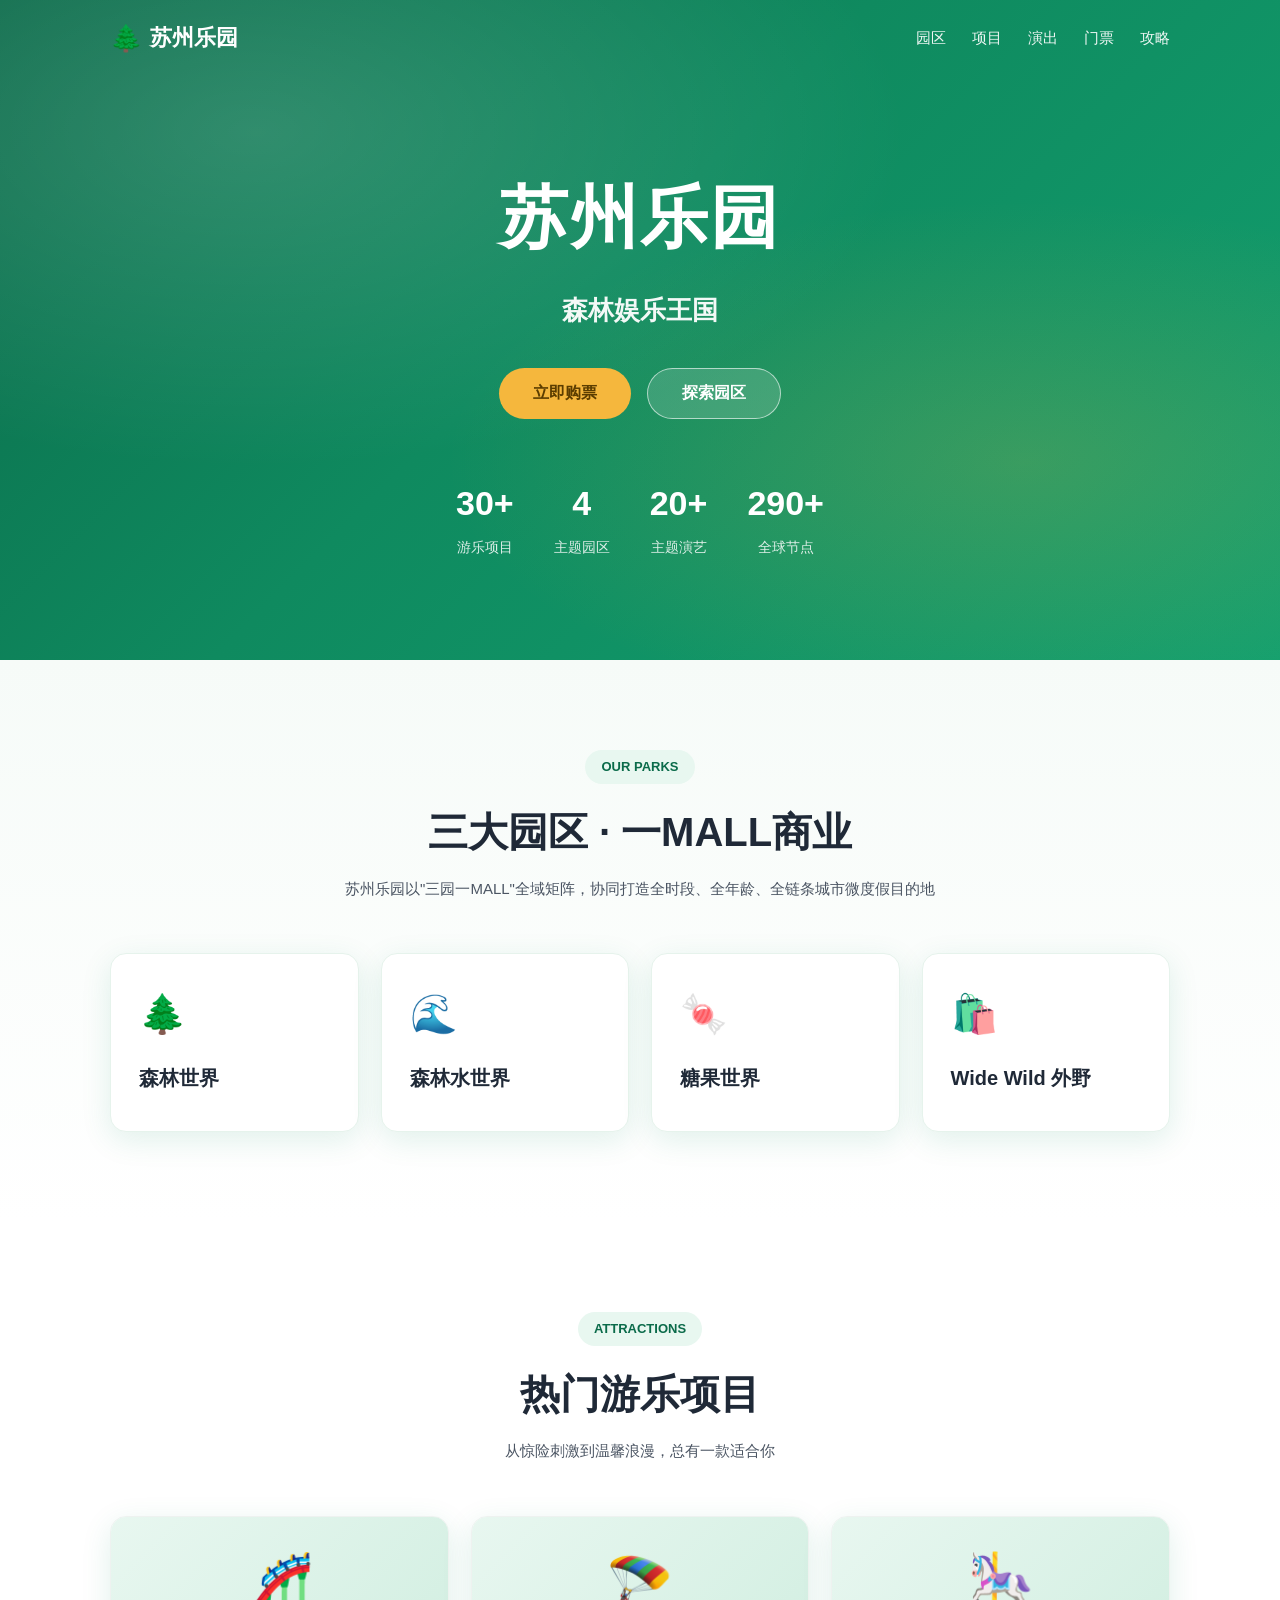
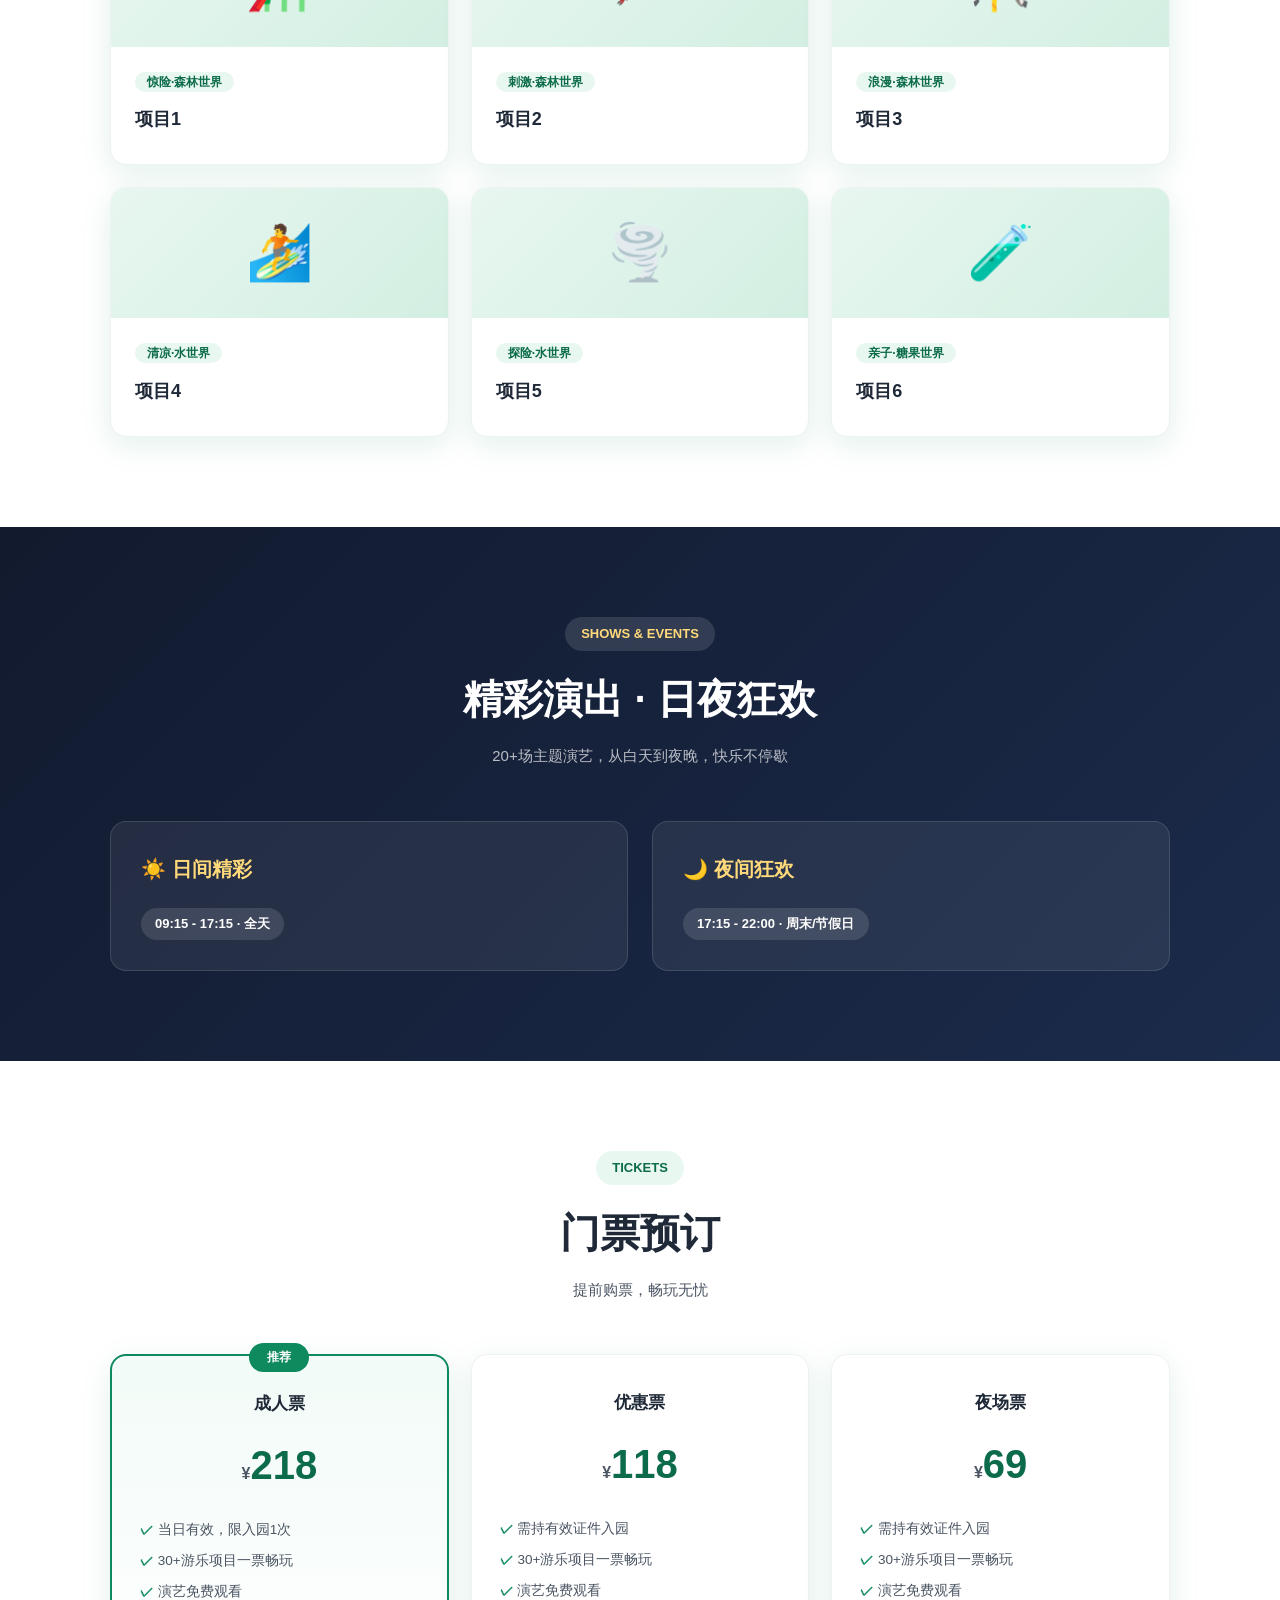
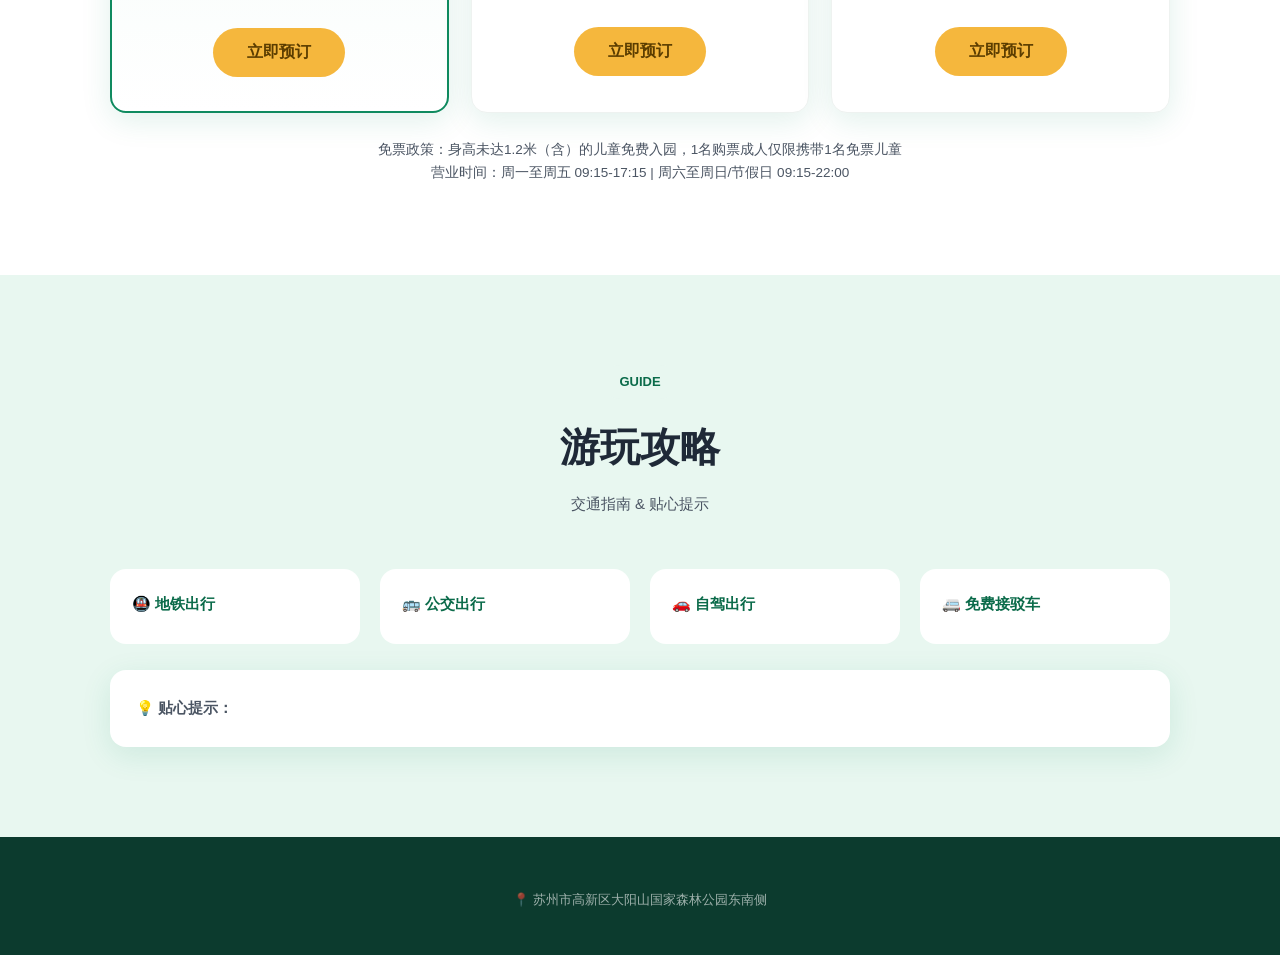
<file: index.html>
<!DOCTYPE html>
<html lang="zh-CN">
<head>
<meta charset="UTF-8">
<meta name="viewport" content="width=device-width, initial-scale=1.0">
<title>苏州乐园 - 森林娱乐王国</title>
<style>
  :root{
    --green:#0f8a5f; --green-dark:#0b6b4a; --green-light:#e8f7f0;
    --gold:#f5b73d; --ink:#1f2937; --ink-soft:#4b5563; --bg:#ffffff;
    --radius:16px; --shadow:0 8px 30px rgba(15,138,95,.12);
  }
  *{margin:0;padding:0;box-sizing:border-box}
  body{font-family:-apple-system,"PingFang SC","Microsoft YaHei",sans-serif;color:var(--ink);background:var(--bg);line-height:1.7}
  a{text-decoration:none;color:inherit}
  .container{max-width:1100px;margin:0 auto;padding:0 20px}
  /* ===== 导航 ===== */
  nav{position:fixed;top:0;left:0;right:0;z-index:100;padding:16px 0;transition:.3s;background:transparent}
  nav.scrolled{background:rgba(255,255,255,.92);backdrop-filter:blur(10px);box-shadow:0 2px 20px rgba(0,0,0,.08)}
  nav .container{display:flex;align-items:center;justify-content:space-between}
  .logo{font-size:22px;font-weight:800;color:#fff;display:flex;align-items:center;gap:8px}
  nav.scrolled .logo{color:var(--green-dark)}
  .logo .icon{font-size:26px}
  .nav-links{display:flex;gap:26px;font-size:15px;color:rgba(255,255,255,.92)}
  nav.scrolled .nav-links{color:var(--ink)}
  .nav-links a:hover{opacity:.75}
  @media(max-width:720px){.nav-links{display:none}}
  /* ===== Hero ===== */
  .hero{background:linear-gradient(135deg,#0b6b4a 0%,#0f8a5f 45%,#12a06f 100%);color:#fff;padding:160px 0 100px;position:relative;overflow:hidden;text-align:center}
  .hero::before{content:"";position:absolute;inset:0;background:radial-gradient(ellipse at 20% 20%,rgba(255,255,255,.15),transparent 45%),radial-gradient(ellipse at 80% 70%,rgba(245,183,61,.18),transparent 40%)}
  .hero h1{font-size:clamp(40px,7vw,68px);font-weight:900;letter-spacing:2px;position:relative}
  .hero .subtitle{font-size:clamp(18px,3vw,26px);font-weight:600;margin-top:12px;opacity:.95;position:relative}
  .hero .desc{max-width:640px;margin:22px auto 0;opacity:.88;font-size:16px;position:relative}
  .hero .cta{margin-top:36px;display:flex;gap:16px;justify-content:center;flex-wrap:wrap;position:relative}
  .btn{padding:14px 34px;border-radius:50px;font-size:16px;font-weight:700;cursor:pointer;border:none;transition:.25s}
  .btn-primary{background:var(--gold);color:#5b3d00}
  .btn-primary:hover{transform:translateY(-3px);box-shadow:0 10px 25px rgba(245,183,61,.4)}
  .btn-ghost{background:rgba(255,255,255,.15);color:#fff;border:1.5px solid rgba(255,255,255,.6)}
  .btn-ghost:hover{background:rgba(255,255,255,.25)}
  .stats{display:flex;gap:40px;justify-content:center;margin-top:56px;flex-wrap:wrap;position:relative}
  .stat{text-align:center}
  .stat b{display:block;font-size:34px;font-weight:900}
  .stat span{font-size:14px;opacity:.85}
  /* ===== 通用区块 ===== */
  section{padding:90px 0}
  .sec-head{text-align:center;margin-bottom:52px}
  .sec-head .tag{display:inline-block;background:var(--green-light);color:var(--green-dark);font-size:13px;font-weight:700;padding:6px 16px;border-radius:50px;margin-bottom:14px}
  .sec-head h2{font-size:clamp(28px,4vw,40px);font-weight:900}
  .sec-head p{color:var(--ink-soft);margin-top:10px;font-size:15px}
  /* ===== Parks ===== */
  .parks{background:linear-gradient(180deg,#f6fbf8,#fff)}
  .park-grid{display:grid;grid-template-columns:repeat(auto-fit,minmax(240px,1fr));gap:22px}
  .park-card{background:#fff;border-radius:var(--radius);padding:28px;box-shadow:var(--shadow);transition:.25s;border:1px solid #e6f3ec}
  .park-card:hover{transform:translateY(-6px);box-shadow:0 16px 40px rgba(15,138,95,.18)}
  .park-card .emoji{font-size:38px}
  .park-card h3{margin:14px 0 8px;font-size:20px;font-weight:800}
  .park-card p{color:var(--ink-soft);font-size:14.5px}
  /* ===== Projects ===== */
  .project-grid{display:grid;grid-template-columns:repeat(auto-fit,minmax(300px,1fr));gap:22px}
  .proj-card{border-radius:var(--radius);overflow:hidden;box-shadow:var(--shadow);background:#fff;border:1px solid #eef2f0;transition:.25s}
  .proj-card:hover{transform:translateY(-6px)}
  .proj-banner{height:130px;display:flex;align-items:center;justify-content:center;font-size:54px;background:linear-gradient(135deg,#e8f7f0,#d3efe2)}
  .proj-body{padding:20px 24px 24px}
  .proj-tag{font-size:12px;font-weight:700;color:var(--green-dark);background:var(--green-light);padding:3px 12px;border-radius:50px}
  .proj-body h3{margin:10px 0 6px;font-size:18px;font-weight:800}
  .proj-body p{color:var(--ink-soft);font-size:14px}
  /* ===== Shows ===== */
  .shows{background:linear-gradient(135deg,#121a2e,#1b2b4b);color:#fff}
  .shows .sec-head .tag{background:rgba(255,255,255,.12);color:#ffd97a}
  .shows .sec-head p{color:rgba(255,255,255,.7)}
  .show-grid{display:grid;grid-template-columns:repeat(auto-fit,minmax(300px,1fr));gap:24px}
  .show-card{background:rgba(255,255,255,.07);border:1px solid rgba(255,255,255,.12);border-radius:var(--radius);padding:30px}
  .show-card h3{font-size:20px;margin-bottom:8px;color:#ffd97a}
  .show-card p{color:rgba(255,255,255,.82);font-size:14.5px}
  .show-time{display:inline-block;margin-top:14px;font-size:13px;font-weight:700;background:rgba(255,255,255,.12);padding:5px 14px;border-radius:50px}
  /* ===== Tickets ===== */
  .ticket-grid{display:grid;grid-template-columns:repeat(auto-fit,minmax(260px,1fr));gap:22px;align-items:stretch}
  .ticket-card{border-radius:var(--radius);padding:34px 28px;background:#fff;box-shadow:var(--shadow);border:1px solid #eef2f0;text-align:center;position:relative;transition:.25s}
  .ticket-card:hover{transform:translateY(-6px)}
  .ticket-card.featured{border:2px solid var(--green);background:linear-gradient(180deg,#f2fbf7,#fff)}
  .ticket-card .badge{position:absolute;top:-13px;left:50%;transform:translateX(-50%);background:var(--green);color:#fff;font-size:12px;font-weight:700;padding:4px 18px;border-radius:50px}
  .ticket-card h3{font-size:17px;font-weight:800}
  .price{font-size:40px;font-weight:900;color:var(--green-dark);margin:12px 0 4px}
  .price small{font-size:16px;font-weight:700;color:var(--ink-soft)}
  .ticket-card .desc{color:var(--ink-soft);font-size:13.5px;margin-bottom:16px}
  .ticket-card ul{list-style:none;text-align:left;font-size:13.5px;color:var(--ink-soft);margin-bottom:20px}
  .ticket-card li{padding:4px 0}
  .ticket-card li::before{content:"✓ ";color:var(--green);font-weight:800}
  .ticket-note{margin-top:26px;text-align:center;font-size:13.5px;color:var(--ink-soft)}
  .ticket-note b{color:var(--green-dark)}
  /* ===== Guide ===== */
  .guide{background:var(--green-light)}
  .guide-grid{display:grid;grid-template-columns:repeat(auto-fit,minmax(240px,1fr));gap:20px}
  .guide-item{background:#fff;border-radius:var(--radius);padding:22px;font-size:14px;color:var(--ink-soft)}
  .guide-item b{display:block;color:var(--green-dark);margin-bottom:6px;font-size:15px}
  .tips{margin-top:26px;background:#fff;border-radius:var(--radius);padding:26px;font-size:14.5px;color:var(--ink-soft);box-shadow:var(--shadow)}
  /* ===== Footer ===== */
  footer{background:#0c3b2e;color:rgba(255,255,255,.75);padding:44px 0 30px;text-align:center;font-size:14px}
  footer .copy{font-size:15px;font-weight:600;color:#fff}
  footer .addr{margin-top:8px;font-size:13px;opacity:.8}
  footer .disc{margin-top:14px;font-size:12px;opacity:.6}
  /* ===== 加载提示 ===== */
  #loading{position:fixed;top:0;left:0;right:0;background:var(--gold);color:#5b3d00;text-align:center;font-size:13px;padding:4px;z-index:999;display:none}
</style>
</head>
<body>
<div id="loading">正在同步在线内容…</div>

<nav id="nav">
  <div class="container">
    <div class="logo"><span class="icon">🌲</span>苏州乐园</div>
    <div class="nav-links">
      <a href="#parks">园区</a><a href="#projects">项目</a><a href="#shows">演出</a><a href="#tickets">门票</a><a href="#guide">攻略</a>
    </div>
  </div>
</nav>

<header class="hero">
  <div class="container">
    <h1 id="hero-title">苏州乐园</h1>
    <div class="subtitle" id="hero-subtitle">森林娱乐王国</div>
    <p class="desc" id="hero-desc">森林世界 · 森林水世界 · 糖果世界 · 外野商业</p>
    <div class="cta">
      <button class="btn btn-primary" id="cta-primary">立即购票</button>
      <button class="btn btn-ghost" id="cta-secondary">探索园区</button>
    </div>
    <div class="stats">
      <div class="stat"><b>30+</b><span>游乐项目</span></div>
      <div class="stat"><b>4</b><span>主题园区</span></div>
      <div class="stat"><b>20+</b><span>主题演艺</span></div>
      <div class="stat"><b>290+</b><span>全球节点</span></div>
    </div>
  </div>
</header>

<section class="parks" id="parks">
  <div class="container">
    <div class="sec-head">
      <span class="tag">OUR PARKS</span>
      <h2>三大园区 · 一MALL商业</h2>
      <p>苏州乐园以"三园一MALL"全域矩阵，协同打造全时段、全年龄、全链条城市微度假目的地</p>
    </div>
    <div class="park-grid" id="parks-grid"></div>
  </div>
</section>

<section id="projects">
  <div class="container">
    <div class="sec-head">
      <span class="tag">ATTRACTIONS</span>
      <h2>热门游乐项目</h2>
      <p>从惊险刺激到温馨浪漫，总有一款适合你</p>
    </div>
    <div class="project-grid" id="projects-grid"></div>
  </div>
</section>

<section class="shows" id="shows">
  <div class="container">
    <div class="sec-head">
      <span class="tag">SHOWS &amp; EVENTS</span>
      <h2>精彩演出 · 日夜狂欢</h2>
      <p>20+场主题演艺，从白天到夜晚，快乐不停歇</p>
    </div>
    <div class="show-grid" id="shows-grid"></div>
  </div>
</section>

<section id="tickets">
  <div class="container">
    <div class="sec-head">
      <span class="tag">TICKETS</span>
      <h2>门票预订</h2>
      <p>提前购票，畅玩无忧</p>
    </div>
    <div class="ticket-grid" id="tickets-grid"></div>
    <div class="ticket-note" id="ticket-note">
      免票政策：身高未达1.2米（含）的儿童免费入园，1名购票成人仅限携带1名免票儿童<br>
      营业时间：周一至周五 09:15-17:15 | 周六至周日/节假日 09:15-22:00
    </div>
  </div>
</section>

<section class="guide" id="guide">
  <div class="container">
    <div class="sec-head">
      <span class="tag">GUIDE</span>
      <h2>游玩攻略</h2>
      <p>交通指南 &amp; 贴心提示</p>
    </div>
    <div class="guide-grid" id="guide-grid"></div>
    <div class="tips" id="guide-tips"></div>
  </div>
</section>

<footer>
  <div class="container">
    <div class="copy" id="footer-copy">苏州乐园 · 本页面为个人学习测试用，非官方网站</div>
    <div class="addr">📍 苏州市高新区大阳山国家森林公园东南侧</div>
    <div class="disc" id="footer-disc">数据来源于公开网络信息，仅供参考，请以官方公布为准</div>
  </div>
</footer>

<script>
/* ============================================================
 * 配置区（部署后只需改这一行）
 * ============================================================ */
var API_BASE = 'https://cms-296899-9-1468483089.sh.run.tcloudbase.com';

/* 默认内容（API 未就绪或失败时使用，保证页面永远完整显示） */
var DEFAULTS = {
  hero: {
    title: { value: '苏州乐园' }, subtitle: { value: '森林娱乐王国' },
    description: { value: '森林世界 · 森林水世界 · 糖果世界 · 外野商业' },
    cta_primary: { value: '立即购票' }, cta_secondary: { value: '探索园区' }
  },
  parks: {
    forest_title: { value: '森林世界' }, forest_desc: { value: '6大特色区域，30+游乐项目，冲上云霄过山车、雪域双雄跳楼机、旋转木马等，日夜双景体验。' },
    water_title: { value: '森林水世界' }, water_desc: { value: '四大清凉主题区，十三大明星水项目。WaterPop造浪音乐季，白天休闲度假，夜间潮玩蹦迪。' },
    candy_title: { value: '糖果世界' }, candy_desc: { value: '1.2万㎡全室内恒温空间，20余项亲子项目。姜饼人故事会、科学实验秀、泡泡秀等全新演出。' },
    mall_title: { value: 'Wide Wild 外野' }, mall_desc: { value: '特色餐饮、潮流零售与休闲体验业态，补齐吃住行游购娱消费闭环，延展游客驻留时间。' }
  },
  projects: {
    p1_name: { value: '冲上云霄' }, p1_desc: { value: '过山车尖叫划破夜空，体验极速飞驰的快感，感受风驰电掣的刺激。' },
    p2_name: { value: '雪域双雄' }, p2_desc: { value: '跳楼机急速下坠，惊呼声此起彼伏，挑战你的胆量极限。' },
    p3_name: { value: '旋转木马' }, p3_desc: { value: '灯光在夜色中格外温柔，古典与浪漫相间的心动体验。' },
    p4_name: { value: '造浪池' }, p4_desc: { value: '每半小时人造海浪，浪高0.3m至1.2m，六种浪群轮番来袭。' },
    p5_name: { value: '暴风谷' }, p5_desc: { value: '急速丛林水滑道，穿越雨林异域景观，体验速度与激情。' },
    p6_name: { value: '科学实验秀' }, p6_desc: { value: '全新创意演出，孩子们围坐一圈听得入神，小脸上写满好奇。' }
  },
  shows: {
    day_title: { value: '日间精彩' }, day_desc: { value: '09:15 - 17:15 全天，森林萌宝大巡游、NPC互动演出、明星音乐会' },
    night_title: { value: '夜间狂欢' }, night_desc: { value: '17:15 - 22:00（周末/节假日），星愿狂想之夜、幻光花车巡游、无人机烟花秀' }
  },
  tickets: {
    adult_price: { value: '218' }, adult_desc: { value: '身高1.5米（含）以上' },
    discount_price: { value: '118' }, discount_desc: { value: '老人 / 儿童（1.2-1.5米）' },
    night_price: { value: '69' }, night_desc: { value: '限时特惠 · 提前一天购买' }
  },
  guide: {
    metro: { value: '乘坐地铁至苏州乐园站，出站后换乘免费接驳车直达园区' },
    bus: { value: '乘坐42路、51路、313路、353路至苏州乐园首末站下车' },
    drive: { value: '导航至"苏州乐园森林世界"，市内走长江路即可到达，园区设有大型停车场' },
    shuttle: { value: '往返地铁站和酒店，班次加密，具体时刻表请关注官方小程序' },
    tips: { value: '天气注意：当日气温低于5℃时，部分室外设备会延时开放，请关注天气预报。' }
  },
  footer: {
    copyright: { value: '苏州乐园 · 本页面为个人学习测试用，非官方网站' },
    disclaimer: { value: '数据来源于公开网络信息，仅供参考，请以官方公布为准' }
  }
};

/* ============================================================
 * 数据加载与渲染（保守 ES5 写法，兼容所有浏览器）
 * ============================================================ */
var CMS = {};
function mergeDefaults() {
  var d = DEFAULTS;
  for (var m in d) { if (!CMS[m]) CMS[m] = {}; }
}
function val(module, key, fallback) {
  try {
    if (CMS[module] && CMS[module][key] && CMS[module][key].value !== undefined && CMS[module][key].value !== '') {
      return CMS[module][key].value;
    }
  } catch (e) {}
  return fallback;
}

function loadContent() {
  /* 预览模式：优先读取管理后台写入的实时编辑数据 */
  var isPreview = window.location.search.indexOf('preview=1') >= 0;
  if (isPreview) {
    try {
      var cached = localStorage.getItem('cms_live_preview');
      if (cached) { CMS = JSON.parse(cached); renderAll(); return; }
    } catch (e) {}
  }
  if (!API_BASE || API_BASE.indexOf('你的环境ID') >= 0) { renderAll(); return; }
  var tip = document.getElementById('loading');
  tip.style.display = 'block';
  fetch(API_BASE + '/api/content')
    .then(function (r) { return r.json(); })
    .then(function (json) {
      if (json && json.success) CMS = json.data;
      tip.style.display = 'none';
      renderAll();
    })
    .catch(function () { tip.style.display = 'none'; renderAll(); });
}

function renderAll() {
  mergeDefaults();
  /* hero */
  document.getElementById('hero-title').textContent = val('hero', 'title', '苏州乐园');
  document.getElementById('hero-subtitle').textContent = val('hero', 'subtitle', '森林娱乐王国');
  document.getElementById('hero-desc').textContent = val('hero', 'description', '');
  document.getElementById('cta-primary').textContent = val('hero', 'cta_primary', '立即购票');
  document.getElementById('cta-secondary').textContent = val('hero', 'cta_secondary', '探索园区');

  /* parks */
  var parks = [
    { t: val('parks','forest_title','森林世界'), d: val('parks','forest_desc',''), e: '🌲' },
    { t: val('parks','water_title','森林水世界'), d: val('parks','water_desc',''), e: '🌊' },
    { t: val('parks','candy_title','糖果世界'), d: val('parks','candy_desc',''), e: '🍬' },
    { t: val('parks','mall_title','Wide Wild 外野'), d: val('parks','mall_desc',''), e: '🛍️' }
  ];
  document.getElementById('parks-grid').innerHTML = parks.map(function (p) {
    return '<div class="park-card"><div class="emoji">' + p.e + '</div><h3>' + p.t + '</h3><p>' + p.d + '</p></div>';
  }).join('');

  /* projects */
  var tags = ['惊险·森林世界','刺激·森林世界','浪漫·森林世界','清凉·水世界','探险·水世界','亲子·糖果世界'];
  var emojis = ['🎢','🪂','🎠','🏄','🌪️','🧪'];
  var items = '';
  for (var i = 1; i <= 6; i++) {
    items += '<div class="proj-card"><div class="proj-banner">' + emojis[i-1] + '</div>' +
      '<div class="proj-body"><span class="proj-tag">' + tags[i-1] + '</span>' +
      '<h3>' + val('projects', 'p' + i + '_name', '项目' + i) + '</h3>' +
      '<p>' + val('projects', 'p' + i + '_desc', '') + '</p></div></div>';
  }
  document.getElementById('projects-grid').innerHTML = items;

  /* shows */
  document.getElementById('shows-grid').innerHTML =
    '<div class="show-card"><h3>☀️ ' + val('shows','day_title','日间精彩') + '</h3><p>' + val('shows','day_desc','') + '</p><span class="show-time">09:15 - 17:15 · 全天</span></div>' +
    '<div class="show-card"><h3>🌙 ' + val('shows','night_title','夜间狂欢') + '</h3><p>' + val('shows','night_desc','') + '</p><span class="show-time">17:15 - 22:00 · 周末/节假日</span></div>';

  /* tickets */
  var t = [
    { name: '成人票', price: val('tickets','adult_price','218'), desc: val('tickets','adult_desc',''), feat: true, badge: '推荐' },
    { name: '优惠票', price: val('tickets','discount_price','118'), desc: val('tickets','discount_desc',''), feat: false, badge: '' },
    { name: '夜场票', price: val('tickets','night_price','69'), desc: val('tickets','night_desc',''), feat: false, badge: '' }
  ];
  document.getElementById('tickets-grid').innerHTML = t.map(function (x) {
    var ul = (x.feat ? '<ul><li>当日有效，限入园1次</li><li>30+游乐项目一票畅玩</li><li>演艺免费观看</li></ul>'
      : '<ul><li>需持有效证件入园</li><li>30+游乐项目一票畅玩</li><li>演艺免费观看</li></ul>');
    var badge = x.badge ? '<span class="badge">' + x.badge + '</span>' : '';
    return '<div class="ticket-card' + (x.feat ? ' featured' : '') + '">' + badge +
      '<h3>' + x.name + '</h3><div class="price"><small>¥</small>' + x.price + '</div>' +
      '<p class="desc">' + x.desc + '</p>' + ul +
      '<button class="btn btn-primary" onclick="alert(\'学习测试站点：购票功能演示\')">立即预订</button></div>';
  }).join('');

  /* guide */
  document.getElementById('guide-grid').innerHTML =
    '<div class="guide-item"><b>🚇 地铁出行</b>' + val('guide','metro','') + '</div>' +
    '<div class="guide-item"><b>🚌 公交出行</b>' + val('guide','bus','') + '</div>' +
    '<div class="guide-item"><b>🚗 自驾出行</b>' + val('guide','drive','') + '</div>' +
    '<div class="guide-item"><b>🚐 免费接驳车</b>' + val('guide','shuttle','') + '</div>';
  document.getElementById('guide-tips').innerHTML = '<b>💡 贴心提示：</b>' + val('guide','tips','');

  /* footer */
  document.getElementById('footer-copy').textContent = val('footer','copyright','');
  document.getElementById('footer-disc').textContent = val('footer','disclaimer','');
}

/* 导航滚动变色 */
window.addEventListener('scroll', function () {
  document.getElementById('nav').classList.toggle('scrolled', window.scrollY > 40);
});

document.addEventListener('DOMContentLoaded', loadContent);
</script>
</body>
</html>
</file>
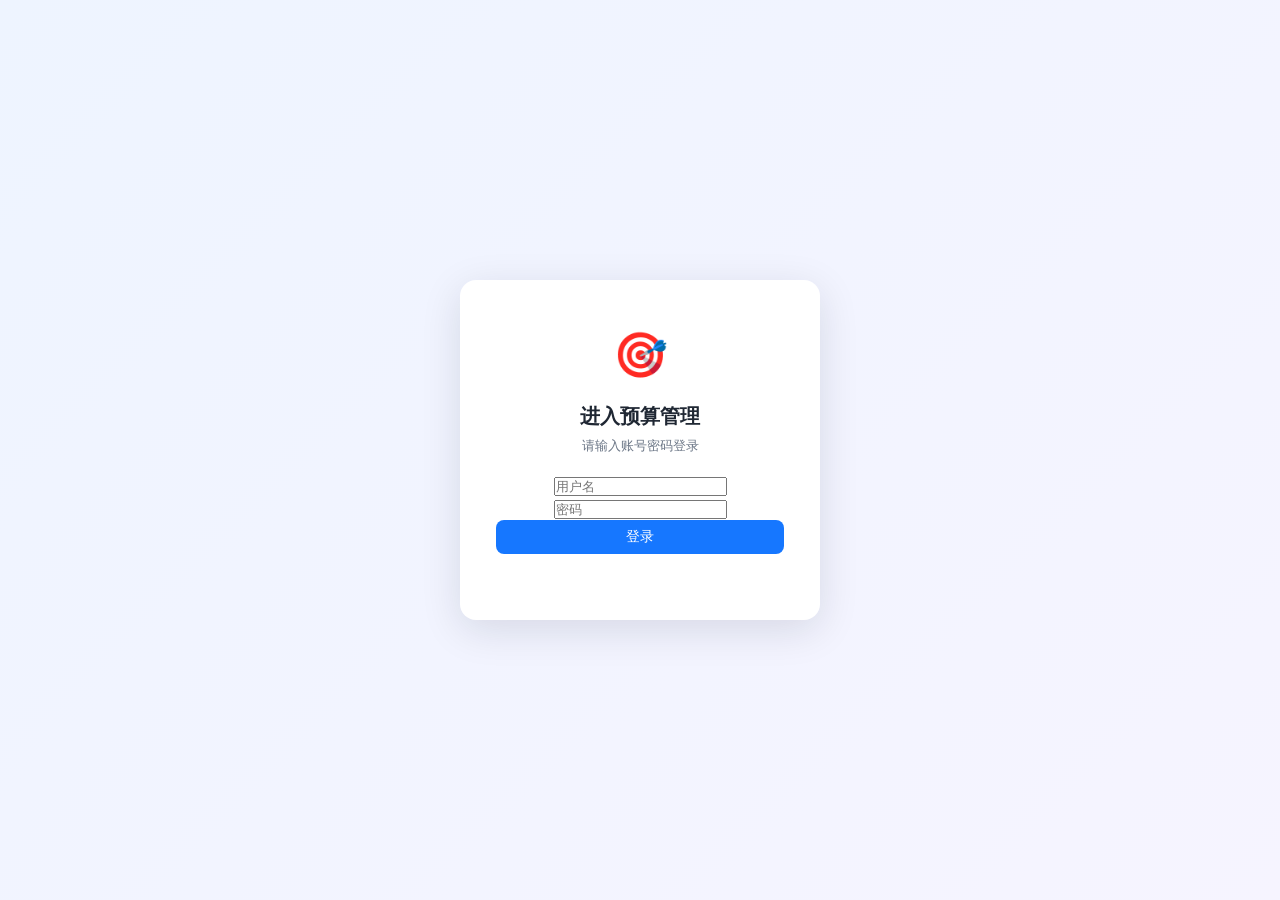
<file: douyin-budget/index.html>
<!DOCTYPE html>
<html lang="zh-CN">
<head>
<meta charset="UTF-8">
<meta name="viewport" content="width=device-width, initial-scale=1.0">
<title>抖音本地推 · 投流预算管理</title>
<link rel="stylesheet" href="style.css?v=20260828c">
</head>
<body>

<!-- ========== 登录门禁（管理员分配的账号密码） ========== -->
<div id="gate" class="gate hidden">
  <div class="gate-card">
    <div class="gate-logo">🎯</div>
    <h1 id="gate-title">进入预算管理</h1>
    <p id="gate-desc" class="gate-desc">请输入账号密码登录</p>
    <input type="text" id="gate-user" placeholder="用户名" autocomplete="off">
    <input type="password" id="gate-pwd" placeholder="密码" autocomplete="off">
    <button id="gate-btn" class="btn btn-primary btn-block">登录</button>
    <div id="gate-err" class="gate-err"></div>
  </div>
</div>

<!-- ========== 主应用 ========== -->
<div id="app" class="app hidden">

  <header class="topbar">
    <div class="brand">
      <span class="brand-icon">🎯</span>
      <div>
        <h1>抖音本地推 · 投流预算管理</h1>
        <p id="today-line" class="today-line"></p>
      </div>
    </div>
    <div class="topbar-right">
      <span id="role-badge" class="role-badge"></span>
      <button id="btn-change-pwd" class="btn btn-ghost btn-sm">修改密码</button>
      <button id="btn-lock" class="btn btn-ghost btn-sm">锁定</button>
    </div>
  </header>

  <nav class="tabs">
    <button class="tab active" data-tab="overview">📊 总览</button>
    <button class="tab" data-tab="month">📅 月度排布</button>
    <button class="tab" data-tab="plans">📋 投流计划</button>
    <button class="tab" data-tab="report">📈 报表</button>
    <button class="tab" data-tab="users" id="tab-users-btn" style="display:none">👥 用户管理</button>
    <button class="tab" data-tab="logs">📜 操作日志</button>
  </nav>

  <main class="content">

    <!-- ===== 总览 ===== -->
    <section id="tab-overview" class="tab-panel active">
      <div class="panel-head">
        <h2>本月总览 <span id="ov-month" class="sub"></span></h2>
        <div class="panel-tools">
          <select id="ov-month-sel" class="input"></select>
        </div>
      </div>
      <div class="cards">
        <div class="card card-blue"><div class="card-label">本月总预算</div><div class="card-value" id="ov-total">--</div></div>
        <div class="card card-cyan"><div class="card-label">已消耗</div><div class="card-value" id="ov-spent">--</div></div>
        <div class="card card-green"><div class="card-label">剩余余额</div><div class="card-value" id="ov-left">--</div></div>
        <div class="card card-orange"><div class="card-label">剩余天数 / 日均可用</div><div class="card-value" id="ov-daily">--</div></div>
        <div class="card card-green"><div class="card-label">综合 ROI（GMV÷消耗）</div><div class="card-value" id="ov-roi">--</div></div>
        <div class="card card-cyan"><div class="card-label">总曝光量</div><div class="card-value" id="ov-impr">--</div></div>
      </div>

      <div class="alert" id="ov-alert"></div>

      <div class="panel">
        <div class="panel-head"><h3>近 14 天 预算 vs 实际</h3></div>
        <div id="ov-chart" class="chart"></div>
      </div>

      <div class="panel">
        <div class="panel-head"><h3>本月计划明细 <span class="sub">ROI = 成交金额 ÷ 实际消耗</span></h3></div>
        <div class="table-wrap">
          <table id="ov-plan-table">
            <thead><tr><th>投流计划</th><th>分类</th><th>预算</th><th>实际</th><th>达成率</th><th>成交金额(GMV)</th><th>ROI</th><th>曝光量</th><th>剩余</th></tr></thead>
            <tbody></tbody>
          </table>
        </div>
      </div>
    </section>

    <!-- ===== 月度排布 ===== -->
    <section id="tab-month" class="tab-panel">
      <div class="panel-head">
        <h2>月度预算排布</h2>
        <div class="panel-tools">
          <button id="m-prev" class="btn btn-ghost">‹</button>
          <span id="m-label" class="month-label"></span>
          <button id="m-next" class="btn btn-ghost">›</button>
        </div>
      </div>

      <div class="month-bar">
        <div class="month-bar-item">
          <label>当月总预算（元）</label>
          <input type="number" id="m-total" class="input input-lg" min="0" step="1" placeholder="如 30000">
        </div>
        <div class="month-bar-item">
          <label>本月备注</label>
          <input type="text" id="m-note" class="input input-lg" placeholder="选填">
        </div>
        <button id="m-save-total" class="btn btn-primary">保存月度预算</button>
      </div>

      <div class="alert" id="m-alert"></div>

      <div class="account-box">
        <div class="account-title">💰 实际账户余额 <span class="sub">跨月延续 · 可随时修改</span></div>
        <div class="account-row">
          <label>当前账户余额（元）</label>
          <input type="number" id="m-account" class="input input-lg" min="0" step="1" placeholder="如 80000">
          <button id="m-save-account" class="btn btn-primary">保存余额</button>
          <button id="m-sync-account" class="btn btn-accent">同步本月消耗</button>
        </div>
        <div class="account-info">
          <span>本月总预算 <b id="acc-monthly">--</b></span>
          <span>本月已消耗 <b id="acc-spent">--</b></span>
          <span>预估月末余额 <b id="acc-forecast" title="账户余额 − 剩余待花预算（本月总预算 − 本月已消耗）">--</b></span>
          <span>上次更新 <b id="acc-updated">--</b></span>
        </div>
        <p class="hint">预估月末余额 = 当前账户余额 − 剩余待花预算（本月总预算 − 已消耗），即假设剩余预算全部花完后的账户结余。账户余额独立于月度总预算，跨月自动延续；充值或计划外变动时直接修改保存即可；月末点「同步本月消耗」可自动扣减本月实际花费，余额结转到下月。</p>
      </div>

      <div class="rebalance-box">
        <div class="rebalance-title">⚡ 按余额重排剩余日期</div>
        <div class="rebalance-row">
          <label>剩余可排预算（元）</label>
          <input type="number" id="m-balance" class="input" min="0" step="1" placeholder="总预算 − 实际 − 锁定" readonly>
          <label class="chk"><input type="checkbox" id="m-weekday" checked> 周策略（周五/六/日上浮）</label>
          <label class="chk"><input type="checkbox" id="m-include-today" checked> 含今天</label>
          <button id="m-rebalance" class="btn btn-accent">一键重排</button>
        </div>
        <p class="hint">剩余可排预算 = 当月总预算 − 实际已发生（自动计算，不回写总预算，与账户实际余额无关）。默认采用周策略：周五/周六/周日预算上浮、周一至周四略低，每日凑整至 100 元；计划明细按前一日（优先实际消耗、其次预算）的比例预设，每个计划凑整至 100 元；往后月份同样适用。可随后在日历中逐日微调。</p>
      </div>

      <div class="panel">
        <div class="panel-head"><h3>每日预算日历 <span class="sub">点击某天：填报/调整该日各计划预算、实际消耗、GMV、曝光量（每日数据均在此录入）；格内显示苏州天气与节点角标</span></h3>
          <div class="panel-tools"><button id="m-nodes-btn" class="btn btn-ghost btn-sm">📌 节点管理</button></div>
        </div>
        <div id="m-calendar" class="calendar"></div>
        <p class="hint">天气来自 Open-Meteo 实时接口（苏州），自动缓存；节点含国假日/传统节日（点「节点管理」同步内置）与乐园自定义营销节点。日历格顶部小字显示天气图标+温度，底部圆点表示该日节点（红=国假日 / 橙=传统节日 / 蓝=营销节点）。</p>
      </div>
    </section>

    <!-- ===== 投流计划 ===== -->
    <section id="tab-plans" class="tab-panel">
      <div class="panel-head">
        <h2>投流计划管理</h2>
      </div>
      <div class="plan-add">
        <input type="text" id="p-name" class="input" placeholder="计划名称，如：水世界7月团购">
        <select id="p-cat" class="input"></select>
        <input type="text" id="p-remark" class="input" placeholder="备注（选填），如：主投同城团购">
        <button id="p-add" class="btn btn-primary">+ 新增计划</button>
      </div>
      <div class="alert" id="p-alert"></div>
      <div class="plan-toolbar">
        <button id="p-save-all" class="btn btn-primary" disabled>一键保存（0）</button>
        <span class="hint">改多个计划后，点此一次性保存；<span class="dirty-dot">■</span> 黄色高亮的行表示有未保存改动。</span>
      </div>
      <div class="table-wrap">
        <table id="p-table">
          <thead><tr><th>计划名称</th><th>分类</th><th>备注</th><th>状态</th><th>创建时间</th><th>操作</th></tr></thead>
          <tbody></tbody>
        </table>
      </div>
    </section>

    <!-- ===== 报表 ===== -->
    <section id="tab-report" class="tab-panel">
      <div class="panel-head">
        <h2>报表复盘</h2>
        <div class="panel-tools">
          <input type="date" id="r-from" class="input">
          <span class="sep">至</span>
          <input type="date" id="r-to" class="input">
          <button id="r-run" class="btn btn-primary">生成报表</button>
          <button id="r-export" class="btn btn-accent">导出 Excel</button>
        </div>
      </div>
      <div class="alert" id="r-alert"></div>

      <div class="cards">
        <div class="card card-blue"><div class="card-label">期间预算</div><div class="card-value" id="r-budget">--</div></div>
        <div class="card card-cyan"><div class="card-label">期间实际</div><div class="card-value" id="r-actual">--</div></div>
        <div class="card card-green"><div class="card-label">成交金额 GMV</div><div class="card-value" id="r-gmv">--</div></div>
        <div class="card card-orange"><div class="card-label">综合 ROI</div><div class="card-value" id="r-roi">--</div></div>
        <div class="card card-blue"><div class="card-label">总曝光量</div><div class="card-value" id="r-impr">--</div></div>
        <div class="card card-green"><div class="card-label">达成率 / 日均消耗</div><div class="card-value" id="r-rate">--</div></div>
      </div>

      <div class="panel">
        <div class="panel-head"><h3>投流计划排序 <span class="sub">拖拽调整顺序，报表默认按此排列</span></h3></div>
        <ul id="r-order-list" class="order-list"></ul>
        <p class="hint">拖动每行左侧手柄（⠿）调整顺序，松手自动保存；仅影响报表/总览中计划的展示排列，不改变任何数据。</p>
      </div>

      <div class="panel">
        <div class="panel-head"><h3>每日汇总 <span class="sub">ROI = 成交金额 ÷ 实际消耗</span></h3></div>
        <div id="r-chart" class="chart"></div>
        <div class="table-wrap">
          <table id="r-day-table">
            <thead><tr><th>日期</th><th>星期</th><th>节点</th><th>天气</th><th>预算</th><th>实际</th><th>GMV</th><th>ROI</th><th>曝光量</th><th>差额</th><th>达成率</th><th>备注</th></tr></thead>
            <tbody></tbody>
          </table>
        </div>
      </div>

      <div class="panel">
        <div class="panel-head"><h3>维度分析 <span class="sub">按星期 / 节点 / 天气 分组统计投流效果（ROI = 成交金额 ÷ 实际消耗）</span></h3></div>
        <div id="r-dim-block"></div>
      </div>

      <div class="panel">
        <div class="panel-head"><h3>按分类汇总 <span class="sub">ROI = 成交金额 ÷ 实际消耗</span></h3></div>
        <div class="table-wrap">
          <table id="r-cat-table">
            <thead><tr><th>分类</th><th>预算</th><th>实际</th><th>达成率</th><th>GMV</th><th>ROI</th><th>曝光量</th></tr></thead>
            <tbody></tbody>
          </table>
        </div>
      </div>

      <div class="panel">
        <div class="panel-head"><h3>按计划汇总 <span class="sub">ROI = 成交金额 ÷ 实际消耗</span></h3></div>
        <div class="table-wrap">
          <table id="r-plan-table">
            <thead><tr><th>投流计划</th><th>分类</th><th>预算</th><th>实际</th><th>达成率</th><th>GMV</th><th>ROI</th><th>曝光量</th><th>日均消耗</th></tr></thead>
            <tbody></tbody>
          </table>
        </div>
      </div>
    </section>

    <!-- ===== 用户管理（仅管理员） ===== -->
    <section id="tab-users" class="tab-panel">
      <div class="panel-head">
        <h2>用户管理 <span class="sub">管理员专属 · 所有访问者均需账号登录，权限按需授予</span></h2>
      </div>
      <div class="alert" id="u-alert"></div>
      <div class="user-add">
        <input type="text" id="u-name" class="input" placeholder="用户名（登录账号，如 zhangsan）" autocomplete="off">
        <input type="password" id="u-pwd" class="input" placeholder="初始密码（至少4位）" autocomplete="off">
        <div class="perm-check">
          <span class="perm-label">权限：</span>
          <label class="chk"><input type="checkbox" id="u-perm-view" checked> 查看</label>
          <label class="chk"><input type="checkbox" id="u-perm-export"> 报表导出</label>
          <label class="chk"><input type="checkbox" id="u-perm-edit"> 修改数据</label>
        </div>
        <button id="u-add" class="btn btn-primary">+ 创建用户</button>
      </div>
      <p class="hint">权限说明：<b>查看</b>＝可进入系统查看全部数据；<b>报表导出</b>＝可导出 Excel 报表；<b>修改数据</b>＝可编辑预算/填报/计划等。管理员账号 <b>admin</b> 拥有全部权限，可修改自己的密码、管理所有用户。</p>
      <div class="table-wrap">
        <table id="u-table">
          <thead><tr><th>用户名</th><th>类型</th><th>权限</th><th>创建时间</th><th>操作</th></tr></thead>
          <tbody id="u-tbody"></tbody>
        </table>
      </div>
    </section>

    <!-- ===== 操作日志 ===== -->
    <section id="tab-logs" class="tab-panel">
      <div class="panel-head">
        <h2>操作日志</h2>
        <div class="panel-tools">
          <button id="l-reload" class="btn btn-ghost">刷新</button>
        </div>
      </div>
      <div class="table-wrap">
        <table id="l-table">
          <thead><tr><th>时间</th><th>操作</th><th>详情</th><th>操作人</th></tr></thead>
          <tbody></tbody>
        </table>
      </div>
    </section>

  </main>

  <footer class="footer">数据存储于腾讯云 CloudBase · 本页面仅供内部管理使用</footer>
</div>

<!-- 修改密码弹窗（仅管理员） -->
<div id="modal" class="modal hidden">
  <div class="modal-card">
    <h3 id="modal-title">修改访问密码</h3>
    <input type="password" id="modal-old" class="input" placeholder="原密码">
    <input type="password" id="modal-new" class="input" placeholder="新密码（至少4位）">
    <input type="password" id="modal-new2" class="input" placeholder="确认新密码">
    <div class="modal-actions">
      <button id="modal-cancel" class="btn btn-ghost">取消</button>
      <button id="modal-ok" class="btn btn-primary">确定</button>
    </div>
    <div id="modal-err" class="gate-err"></div>
  </div>
</div>

<!-- 用户编辑弹窗（编辑权限 / 重置密码，仅管理员） -->
<div id="umodal" class="modal hidden">
  <div class="modal-card">
    <h3 id="umodal-title">编辑用户权限</h3>
    <p id="umodal-user" class="sub"></p>
    <div class="perm-box">
      <label class="chk"><input type="checkbox" id="um-view"> 查看数据</label>
      <label class="chk"><input type="checkbox" id="um-export"> 报表导出</label>
      <label class="chk"><input type="checkbox" id="um-edit"> 修改数据</label>
    </div>
    <input type="password" id="um-pwd" class="input" placeholder="重置密码（留空则不修改）" autocomplete="off">
    <div class="modal-actions">
      <button id="umodal-cancel" class="btn btn-ghost">取消</button>
      <button id="umodal-ok" class="btn btn-primary">保存</button>
    </div>
    <div id="umodal-err" class="gate-err"></div>
  </div>
</div>

<!-- 节点管理弹窗 -->
<div id="node-modal" class="modal hidden">
  <div class="modal-card modal-lg">
    <h3>📌 节点管理 <span class="sub">国假日/传统节日已内置，可手动增删改；乐园营销节点请自行添加</span></h3>
    <div class="node-toolbar">
      <button id="n-seed" class="btn btn-ghost btn-sm">↻ 同步内置节点（国假日/传统节日）</button>
      <button id="n-close" class="btn btn-ghost btn-sm">关闭</button>
      <span class="hint" style="margin:0">同步为幂等操作：仅补充缺失的内置节点，不会重复或覆盖手动修改。</span>
    </div>
    <div class="node-form">
      <label>日期<input type="date" id="n-date" class="input"></label>
      <label>名称<input type="text" id="n-name" class="input" placeholder="如：暑期夜场"></label>
      <label>类型<select id="n-type" class="input"></select></label>
      <label>颜色<input type="color" id="n-color" class="input input-color" value="#1677ff"></label>
      <label>备注<input type="text" id="n-note" class="input" placeholder="选填，如：夜场联动"></label>
      <button id="n-add" class="btn btn-primary btn-sm">+ 添加</button>
      <button id="n-update" class="btn btn-primary btn-sm" style="display:none">保存修改</button>
      <button id="n-cancel" class="btn btn-ghost btn-sm" style="display:none">取消编辑</button>
    </div>
    <div class="table-wrap">
      <table id="node-table">
        <thead><tr><th>日期</th><th>名称</th><th>类型</th><th>备注</th><th>操作</th></tr></thead>
        <tbody id="node-tbody"></tbody>
      </table>
    </div>
  </div>
</div>

<div id="toast" class="toast hidden"></div>

<script src="lib/cloudbase.full.js"></script>
<script src="lib/xlsx.full.min.js"></script>
<script src="app.js?v=20260828c"></script>
</body>
</html>
</file>
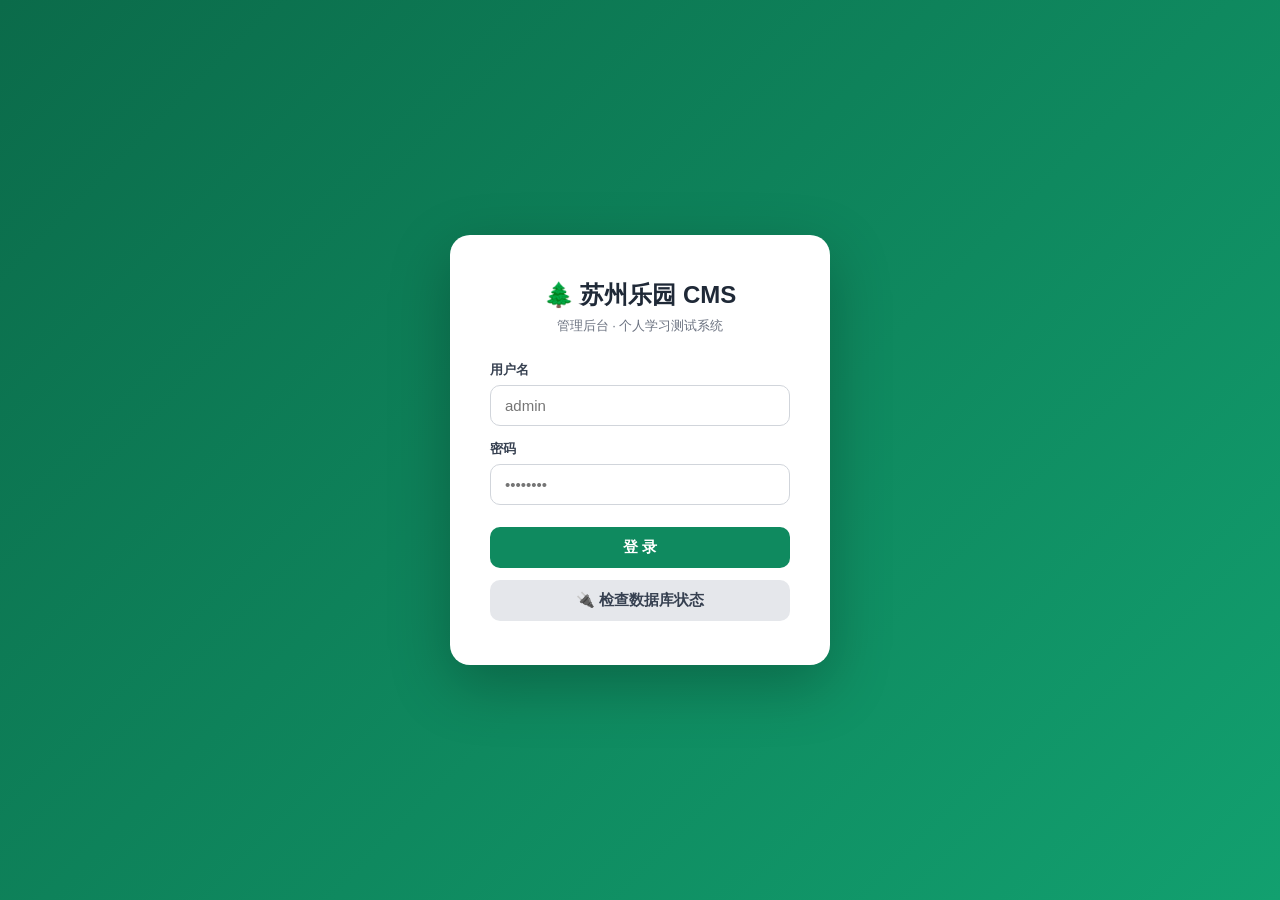
<file: admin.html>
<!DOCTYPE html>
<html lang="zh-CN">
<head>
<meta charset="UTF-8">
<meta name="viewport" content="width=device-width, initial-scale=1.0">
<title>苏州乐园 CMS 管理后台</title>
<style>
  *{margin:0;padding:0;box-sizing:border-box}
  body{font-family:-apple-system,"PingFang SC","Microsoft YaHei",sans-serif;background:#f4f7f6;color:#1f2937}
  a{text-decoration:none;color:inherit}
  .hidden{display:none!important}
  /* 登录页 */
  #login-view{min-height:100vh;display:flex;align-items:center;justify-content:center;background:linear-gradient(135deg,#0b6b4a,#12a06f)}
  .login-card{background:#fff;border-radius:20px;padding:44px 40px;width:380px;box-shadow:0 20px 60px rgba(0,0,0,.25)}
  .login-card h1{font-size:24px;text-align:center;margin-bottom:6px}
  .login-card .sub{text-align:center;color:#6b7280;font-size:13px;margin-bottom:26px}
  .login-card label{display:block;font-size:13px;font-weight:600;color:#374151;margin:14px 0 6px}
  .login-card input{width:100%;padding:11px 14px;border:1.5px solid #d1d5db;border-radius:10px;font-size:15px;outline:none}
  .login-card input:focus{border-color:#0f8a5f}
  .btn{display:inline-block;padding:11px 22px;border:none;border-radius:10px;font-size:15px;font-weight:700;cursor:pointer;transition:.2s}
  .btn-primary{background:#0f8a5f;color:#fff;width:100%;margin-top:22px}
  .btn-primary:hover{background:#0b6b4a}
  .btn-ghost{background:#e5e7eb;color:#374151}
  .btn-ghost:hover{background:#d1d5db}
  .btn-warn{background:#ef4444;color:#fff}
  .btn-small{padding:6px 14px;font-size:13px;border-radius:8px}
  .db-check{width:100%;margin-top:12px;background:#f0fdf4;color:#166534;border:1px solid #bbf7d0;padding:10px;border-radius:10px;font-size:13px;display:none}
  .db-check.bad{background:#fef2f2;color:#991b1b;border-color:#fecaca}
  .err{color:#dc2626;font-size:13px;margin-top:10px;display:none;text-align:center}
  /* 后台布局 */
  #app-view{display:flex;min-height:100vh}
  .sidebar{width:220px;background:#0c3b2e;color:#fff;padding:24px 0;flex-shrink:0}
  .sidebar .brand{font-size:18px;font-weight:800;padding:0 24px 20px;border-bottom:1px solid rgba(255,255,255,.12)}
  .sidebar .brand small{display:block;font-size:11px;font-weight:400;color:rgba(255,255,255,.5);margin-top:4px}
  .side-item{padding:12px 24px;cursor:pointer;font-size:14.5px;transition:.2s;display:flex;align-items:center;gap:10px}
  .side-item:hover{background:rgba(255,255,255,.08)}
  .side-item.active{background:#0f8a5f;font-weight:700}
  .side-item .role-tag{margin-left:auto;font-size:10px;background:rgba(255,255,255,.2);padding:2px 8px;border-radius:20px}
  .main{flex:1;padding:30px 36px;min-width:0}
  .page-head{display:flex;align-items:center;justify-content:space-between;margin-bottom:26px}
  .page-head h2{font-size:22px}
  .page-head .sub{color:#6b7280;font-size:13px;margin-top:4px}
  .card{background:#fff;border-radius:14px;padding:24px;box-shadow:0 2px 12px rgba(0,0,0,.05)}
  /* 仪表盘 */
  .stat-row{display:grid;grid-template-columns:repeat(auto-fit,minmax(150px,1fr));gap:16px;margin-bottom:24px}
  .stat-card{background:#fff;border-radius:14px;padding:20px;text-align:center;box-shadow:0 2px 12px rgba(0,0,0,.05)}
  .stat-card b{font-size:30px;color:#0f8a5f;display:block}
  .stat-card span{font-size:13px;color:#6b7280}
  .quick{margin-top:24px}
  .quick a{display:block;background:#f0fdf4;border:1px solid #bbf7d0;color:#166534;padding:12px 16px;border-radius:10px;margin-bottom:10px;font-size:14px;font-weight:600}
  /* 内容管理 */
  .content-wrap{display:flex;gap:22px;align-items:flex-start}
  .mod-list{width:200px;flex-shrink:0}
  .mod-item{padding:12px 16px;background:#fff;border-radius:10px;margin-bottom:8px;cursor:pointer;font-size:14px;font-weight:600;box-shadow:0 1px 6px rgba(0,0,0,.05)}
  .mod-item.active{background:#0f8a5f;color:#fff}
  .mod-item .lock{font-size:11px;font-weight:400;color:#f59e0b;margin-left:6px}
  .field-card{flex:1;min-width:0}
  .field-row{margin-bottom:18px}
  .field-row label{display:block;font-size:13px;font-weight:700;color:#374151;margin-bottom:6px}
  .field-row .hint{font-size:12px;color:#9ca3af;margin-left:8px;font-weight:400}
  .field-row input,.field-row textarea{width:100%;padding:10px 14px;border:1.5px solid #d1d5db;border-radius:10px;font-size:14.5px;outline:none;font-family:inherit}
  .field-row textarea{min-height:90px;resize:vertical}
  .field-row input:focus,.field-row textarea:focus{border-color:#0f8a5f}
  .counter{font-size:12px;margin-top:4px;color:#6b7280;text-align:right}
  .counter.warn{color:#d97706}
  .counter.over{color:#dc2626;font-weight:700}
  .img-preview{margin-top:8px;display:none}
  .img-preview img{max-height:110px;border-radius:8px;border:1px solid #e5e7eb}
  .img-preview .bad{color:#dc2626;font-size:12px}
  .save-bar{margin-top:22px;display:flex;gap:12px;align-items:center}
  .save-msg{font-size:13px;color:#16a34a;display:none}
  .save-msg.bad{color:#dc2626}
  /* 用户管理 */
  table{width:100%;border-collapse:collapse;font-size:14px}
  th,td{text-align:left;padding:12px 14px;border-bottom:1px solid #eef2f0}
  th{color:#6b7280;font-size:12.5px;font-weight:700}
  .add-user{margin-top:20px;display:flex;gap:10px;flex-wrap:wrap;align-items:flex-end}
  .add-user input,.add-user select{padding:10px 14px;border:1.5px solid #d1d5db;border-radius:10px;font-size:14px;outline:none}
  /* 权限矩阵 */
  .perm-table{overflow-x:auto}
  .perm-table table{min-width:640px}
  .perm-table td,.perm-table th{text-align:center}
  .perm-table td:first-child,.perm-table th:first-child{text-align:left}
  .switch{position:relative;width:44px;height:24px;background:#d1d5db;border-radius:20px;display:inline-block;cursor:pointer;transition:.2s;vertical-align:middle}
  .switch.on{background:#0f8a5f}
  .switch::after{content:"";position:absolute;top:3px;left:3px;width:18px;height:18px;background:#fff;border-radius:50%;transition:.2s}
  .switch.on::after{left:23px}
  /* 预览 */
  #preview-frame{width:100%;height:calc(100vh - 180px);border:1px solid #e5e7eb;border-radius:12px;background:#fff}
  .preview-tip{font-size:13px;color:#6b7280;margin-bottom:10px}
  /* 提示条 */
  .toast{position:fixed;top:20px;right:20px;background:#0f8a5f;color:#fff;padding:12px 20px;border-radius:10px;font-size:14px;box-shadow:0 8px 24px rgba(0,0,0,.2);display:none;z-index:999}
  @media(max-width:900px){.sidebar{width:64px}.side-item span{display:none}.content-wrap{flex-direction:column}.mod-list{width:100%;display:flex;flex-wrap:wrap;gap:8px}}
</style>
</head>
<body>

<!-- ======== 登录页 ======== -->
<div id="login-view">
  <div class="login-card">
    <h1>🌲 苏州乐园 CMS</h1>
    <div class="sub">管理后台 · 个人学习测试系统</div>
    <form id="login-form" onsubmit="event.preventDefault(); return doLogin()">
      <label>用户名</label>
      <input id="login-user" type="text" autocomplete="username" placeholder="admin" required>
      <label>密码</label>
      <input id="login-pass" type="password" autocomplete="current-password" placeholder="••••••••" required>
      <button type="submit" class="btn btn-primary">登 录</button>
      <button type="button" class="btn btn-ghost db-check" id="db-check-btn" style="display:none" onclick="checkDb()">检查数据库状态</button>
      <div class="db-check" id="db-check-result"></div>
      <div class="err" id="login-err"></div>
    </form>
    <button class="btn btn-ghost" style="width:100%;margin-top:12px" onclick="checkDb()">🔌 检查数据库状态</button>
  </div>
</div>

<!-- ======== 后台 ======== -->
<div id="app-view" class="hidden">
  <aside class="sidebar">
    <div class="brand">🌲 苏州乐园 CMS<small>个人学习测试后台</small></div>
    <div class="side-item active" data-view="dashboard" onclick="switchView('dashboard')">📊 <span>仪表盘</span></div>
    <div class="side-item" data-view="content" onclick="switchView('content')">✏️ <span>内容管理</span></div>
    <div class="side-item" data-view="users" onclick="switchView('users')">👥 <span>用户管理</span><span class="role-tag">admin</span></div>
    <div class="side-item" data-view="perms" onclick="switchView('perms')">🔐 <span>权限管理</span><span class="role-tag">admin</span></div>
    <div class="side-item" data-view="preview" onclick="switchView('preview')">👁️ <span>实时预览</span></div>
    <div class="side-item" style="margin-top:30px" onclick="doLogout()">🚪 <span>退出登录</span></div>
  </aside>

  <div class="main">
    <!-- 仪表盘 -->
    <div id="view-dashboard">
      <div class="page-head"><div><h2>仪表盘</h2><div class="sub" id="dash-sub"></div></div></div>
      <div class="stat-row">
        <div class="stat-card"><b id="stat-modules">-</b><span>内容模块</span></div>
        <div class="stat-card"><b id="stat-fields">-</b><span>可编辑字段</span></div>
        <div class="stat-card"><b id="stat-users">-</b><span>用户数</span></div>
        <div class="stat-card"><b id="stat-role">-</b><span>我的角色</span></div>
      </div>
      <div class="card quick">
        <h3 style="margin-bottom:14px">快速入口</h3>
        <a href="#" onclick="switchView('content');return false">✏️ 去编辑网站内容</a>
        <a href="#" onclick="switchView('preview');return false">👁️ 预览线上页面效果</a>
      </div>
    </div>

    <!-- 内容管理 -->
    <div id="view-content" class="hidden">
      <div class="page-head"><div><h2>内容管理</h2><div class="sub">左侧选择模块，右侧在线编辑，实时字数/图片校验，保存后立即同步到网站</div></div></div>
      <div class="content-wrap">
        <div class="mod-list" id="mod-list"></div>
        <div class="card field-card">
          <div id="field-form"></div>
        </div>
      </div>
    </div>

    <!-- 用户管理 -->
    <div id="view-users" class="hidden">
      <div class="page-head"><div><h2>用户管理</h2><div class="sub">仅管理员可见 · 添加 / 删除账号</div></div></div>
      <div class="card">
        <table><thead><tr><th>ID</th><th>用户名</th><th>角色</th><th>创建时间</th><th>操作</th></tr></thead><tbody id="user-tbody"></tbody></table>
        <div class="add-user">
          <input id="nu-name" placeholder="新用户名" style="width:160px">
          <input id="nu-pass" type="password" placeholder="密码（至少6位）" style="width:170px">
          <select id="nu-role"><option value="editor">编辑 editor</option><option value="admin">管理员 admin</option></select>
          <button class="btn btn-primary" style="width:auto;margin:0" onclick="addUser()">➕ 添加用户</button>
        </div>
      </div>
    </div>

    <!-- 权限管理 -->
    <div id="view-perms" class="hidden">
      <div class="page-head"><div><h2>权限管理</h2><div class="sub">仅管理员可见 · 为每个账号开关各模块的编辑权限（点击开关即时生效）</div></div></div>
      <div class="card perm-table">
        <table><thead id="perm-thead"></thead><tbody id="perm-tbody"></tbody></table>
      </div>
    </div>

    <!-- 预览 -->
    <div id="view-preview" class="hidden">
      <div class="page-head"><div><h2>实时预览</h2><div class="sub">预览线上展示页效果（已保存内容）</div></div></div>
      <div class="preview-tip">💡 提示：在「内容管理」里编辑后点击「保存修改」，再回到这里点「刷新预览」即可看到最新效果。</div>
      <button class="btn btn-primary" style="width:auto;margin:0 0 14px" onclick="refreshPreview()">🔄 刷新预览</button>
      <iframe id="preview-frame" src="about:blank"></iframe>
    </div>
  </div>
</div>

<div class="toast" id="toast"></div>

<script>
/* ============================================================
 * 配置区（部署后只需改这一行 + 下一行）
 * ============================================================ */
var API_BASE = 'https://cms-296899-9-1468483089.sh.run.tcloudbase.com';
var FRONTEND_URL = 'https://ershisiyuanyang.github.io/suzhou-leyuan/index.html'; // 线上展示页地址

var MODULES = [
  { key: 'hero', name: '首页 Hero' },
  { key: 'parks', name: '三大园区' },
  { key: 'projects', name: '热门项目' },
  { key: 'shows', name: '精彩演出' },
  { key: 'tickets', name: '门票价格' },
  { key: 'guide', name: '游玩攻略' },
  { key: 'footer', name: '页脚信息' }
];

var TOKEN_KEY = 'sly_cms_token';
var token = localStorage.getItem(TOKEN_KEY) || '';
var myInfo = null;
var contentData = null; // { module: { key: {value,type,label,max_length} } }

function $(id) { return document.getElementById(id); }
function esc(s) { return String(s == null ? '' : s).replace(/&/g,'&amp;').replace(/</g,'&lt;').replace(/>/g,'&gt;').replace(/"/g,'&quot;'); }

function toast(msg) {
  var t = $('toast'); t.textContent = msg; t.style.display = 'block';
  setTimeout(function () { t.style.display = 'none'; }, 2200);
}
function api(method, path, body, needToken) {
  var opt = { method: method, headers: {} };
  if (body !== undefined) {
    opt.headers['Content-Type'] = 'application/json';
    opt.body = JSON.stringify(body);
  }
  if (needToken && token) opt.headers['Authorization'] = 'Bearer ' + token;
  return fetch(API_BASE + path, opt).then(function (r) { return r.json(); });
}

/* ---------------- 登录 / 退出 ---------------- */
function checkDb() {
  var box = $('db-check-result');
  box.className = 'db-check'; box.style.display = 'block';
  box.textContent = '⏳ 正在连接数据库…';
  api('GET', '/api/content').then(function (json) {
    if (json && json.success) {
      box.textContent = '✅ 数据库已连通，内容字段 ' + countFields(json.data) + ' 个';
    } else {
      box.className = 'db-check bad';
      box.textContent = '❌ 连接失败：' + (json && json.error ? json.error : '无法获取数据') + '。请检查 API_BASE 是否已改为你的云函数地址';
    }
  }).catch(function (e) {
    box.className = 'db-check bad';
    box.textContent = '❌ 网络错误：' + e.message + '。请确认云函数已部署且 API_BASE 正确';
  });
}
function countFields(data) {
  var n = 0; for (var m in data) { for (var k in data[m]) n++; } return n;
}
function doLogin() {
  try {
  var u = $('login-user').value.trim();
  var p = $('login-pass').value;
  $('login-err').style.display = 'none';
  api('POST', '/api/auth/login', { username: u, password: p }).then(function (json) {
    if (json && json.success) {
      token = json.token;
      localStorage.setItem(TOKEN_KEY, token);
      myInfo = json.user;
      enterApp();
    } else {
      $('login-err').textContent = '❌ ' + (json && json.error ? json.error : '登录失败');
      $('login-err').style.display = 'block';
    }
  }).catch(function () {
    $('login-err').textContent = '❌ 网络错误：无法连接后台服务，请检查 API_BASE 配置';
    $('login-err').style.display = 'block';
  });
  } catch (e) {
    $('login-err').textContent = '❌ 页面脚本异常: ' + e.message;
    $('login-err').style.display = 'block';
  }
  return false;
}
function doLogout() {
  token = ''; localStorage.removeItem(TOKEN_KEY);
  $('app-view').classList.add('hidden');
  $('login-view').style.display = 'flex';
  $('login-pass').value = '';
}
function enterApp() {
  $('login-view').style.display = 'none';
  $('app-view').classList.remove('hidden');
  refreshMe();
  switchView('dashboard');
}
function refreshMe() {
  return api('GET', '/api/me', undefined, true).then(function (json) {
    if (json && json.success) {
      myInfo = json.user;
      var isAdmin = myInfo.role === 'admin';
      document.querySelectorAll('[data-view="users"],[data-view="perms"]').forEach(function (el) {
        el.style.display = isAdmin ? '' : 'none';
      });
      $('dash-sub').textContent = '当前登录：' + myInfo.username + '（' + (isAdmin ? '管理员' : '编辑') + '）';
    } else if (!json || !json.success) {
      doLogout();
    }
  }).catch(function () { doLogout(); });
}

/* ---------------- 视图切换 ---------------- */
function switchView(name) {
  document.querySelectorAll('.side-item').forEach(function (el) {
    el.classList.toggle('active', el.getAttribute('data-view') === name);
  });
  ['dashboard','content','users','perms','preview'].forEach(function (v) {
    $('view-' + v).classList.toggle('hidden', v !== name);
  });
  if (name === 'dashboard') loadDashboard();
  if (name === 'content') loadContentEdit();
  if (name === 'users') loadUsers();
  if (name === 'perms') loadPerms();
  if (name === 'preview') refreshPreview();
}

/* ---------------- 仪表盘 ---------------- */
function loadDashboard() {
  api('GET', '/api/content', undefined, true).then(function (json) {
    if (json && json.success) {
      contentData = json.data;
      $('stat-modules').textContent = Object.keys(json.data).length;
      $('stat-fields').textContent = countFields(json.data);
    }
  });
  api('GET', '/api/admin/users', undefined, true).then(function (json) {
    if (json && json.success) $('stat-users').textContent = json.users.length;
  });
  $('stat-role').textContent = (myInfo && myInfo.role === 'admin') ? '管理员' : '编辑';
}

/* ---------------- 内容管理 ---------------- */
var currentModule = null;
function loadContentEdit() {
  api('GET', '/api/content', undefined, true).then(function (json) {
    if (!json || !json.success) { toast('❌ 加载内容失败'); return; }
    contentData = json.data;
    renderModList();
    if (!currentModule || !contentData[currentModule]) currentModule = Object.keys(contentData)[0];
    renderFields(currentModule);
  });
}
function renderModList() {
  var box = $('mod-list');
  box.innerHTML = '';
  MODULES.forEach(function (m) {
    var allowed = myInfo.role === 'admin' || (myInfo.permissions && myInfo.permissions[m.key]);
    if (!allowed) return;
    var el = document.createElement('div');
    el.className = 'mod-item' + (currentModule === m.key ? ' active' : '');
    el.textContent = m.name;
    el.onclick = function () { currentModule = m.key; renderModList(); renderFields(m.key); };
    box.appendChild(el);
  });
}
function renderFields(mod) {
  var data = contentData[mod];
  if (!data) { $('field-form').innerHTML = '<p style="color:#6b7280">该模块暂无字段</p>'; return; }
  var html = '<h3 style="margin-bottom:18px">✏️ ' + modName(mod) + '</h3>';
  Object.keys(data).forEach(function (key) {
    var f = data[key];
    var maxLen = f.max_length || 200;
    var isImg = (f.type === 'image');
    html += '<div class="field-row">' +
      '<label>' + esc(f.label || key) + '<span class="hint">' + key + '</span></label>' +
      (f.type === 'textarea'
        ? '<textarea id="f-' + key + '" data-key="' + key + '" data-max="' + maxLen + '" data-img="' + (isImg ? 1 : 0) + '" oninput="onEdit(this)">' + esc(f.value) + '</textarea>'
        : '<input id="f-' + key + '" type="' + (f.type === 'number' ? 'number' : 'text') + '" data-key="' + key + '" data-max="' + maxLen + '" data-img="' + (isImg ? 1 : 0) + '" value="' + esc(f.value) + '" oninput="onEdit(this)">') +
      '<div class="counter" id="c-' + key + '"></div>' +
      '<div class="img-preview" id="img-' + key + '"></div>' +
      '</div>';
  });
  $('field-form').innerHTML = html + '<div class="save-bar">' +
    '<button class="btn btn-primary" style="width:auto;margin:0" onclick="saveModule(\'' + mod + '\')">💾 保存修改</button>' +
    '<button class="btn btn-ghost" onclick="previewCurrent()">👁️ 实时预览</button>' +
    '<span class="save-msg" id="save-msg"></span></div>';
  Object.keys(data).forEach(function (key) {
    var el = document.getElementById('f-' + key);
    if (el) { updateCounter(el); updateImg(el); }
  });
}
function modName(mod) {
  for (var i = 0; i < MODULES.length; i++) if (MODULES[i].key === mod) return MODULES[i].name;
  return mod;
}
function onEdit(el) {
  updateCounter(el); updateImg(el); updatePreviewCache();
}
function updateCounter(el) {
  var max = parseInt(el.getAttribute('data-max') || 200, 10);
  var len = el.value.length;
  var c = document.getElementById('c-' + el.getAttribute('data-key'));
  if (!c) return;
  c.textContent = len + ' / ' + max + ' 字';
  c.className = 'counter' + (len > max ? ' over' : (len > max * 0.9 ? ' warn' : ''));
}
function updateImg(el) {
  var v = el.value.trim();
  var box = document.getElementById('img-' + el.getAttribute('data-key'));
  if (!box) return;
  var isUrl = /^https?:\/\/.+/i.test(v);
  var isImgExt = /\.(jpg|jpeg|png|gif|webp|svg)(\?.*)?$/i.test(v);
  if (isUrl && isImgExt) {
    box.style.display = 'block';
    box.innerHTML = '<img src="' + esc(v) + '" alt="预览">';
  } else if (isUrl && !isImgExt) {
    box.style.display = 'block';
    box.innerHTML = '<span class="bad">⚠️ 图片格式需为 .jpg/.png/.gif/.webp/.svg</span>';
  } else if (isUrl) {
    box.style.display = 'block';
    box.innerHTML = '<span class="bad">⚠️ 请填写图片 URL（http 开头）</span>';
  } else {
    box.style.display = 'none';
  }
}
function saveModule(mod) {
  var data = contentData[mod];
  var tasks = [];
  Object.keys(data).forEach(function (key) {
    var el = document.getElementById('f-' + key);
    if (!el) return;
    var max = parseInt(el.getAttribute('data-max') || 200, 10);
    if (el.value.length > max) {
      toast('❌ "' + data[key].label + '" 超过字数限制（' + max + ' 字）');
      return;
    }
    tasks.push(api('POST', '/api/content', { module: mod, key: key, value: el.value }, true));
  });
  if (!tasks.length) return;
  Promise.all(tasks).then(function (results) {
    var okAll = results.every(function (r) { return r && r.success; });
    var msg = $('save-msg');
    msg.style.display = 'block';
    msg.className = 'save-msg' + (okAll ? '' : ' bad');
    msg.textContent = okAll ? '✅ 已保存，内容已同步到网站' : '❌ 部分字段保存失败';
    if (okAll) toast('✅ 保存成功');
  });
}
function previewCurrent() {
  updatePreviewCache();
  window.open(FRONTEND_URL + '?preview=1', '_blank');
}
function updatePreviewCache() {
  try {
    var snapshot = {};
    MODULES.forEach(function (m) {
      if (contentData && contentData[m.key]) snapshot[m.key] = {};
    });
    if (!contentData) return;
    Object.keys(contentData).forEach(function (mod) {
      snapshot[mod] = {};
      Object.keys(contentData[mod]).forEach(function (key) {
        var el = document.getElementById('f-' + key);
        snapshot[mod][key] = { value: el ? el.value : contentData[mod][key].value };
      });
    });
    localStorage.setItem('cms_live_preview', JSON.stringify(snapshot));
  } catch (e) {}
}

/* ---------------- 用户管理 ---------------- */
function loadUsers() {
  api('GET', '/api/admin/users', undefined, true).then(function (json) {
    if (!json || !json.success) { toast('❌ 加载用户失败'); return; }
    var html = '';
    json.users.forEach(function (u) {
      html += '<tr><td style="font-size:12px;color:#9ca3af">' + esc(u.id) + '</td><td>' + esc(u.username) + '</td>' +
        '<td>' + (u.role === 'admin' ? '🛡️ 管理员' : '✏️ 编辑') + '</td>' +
        '<td style="font-size:12px;color:#6b7280">' + (u.created_at ? String(u.created_at).slice(0, 19) : '-') + '</td>' +
        '<td><button class="btn btn-warn btn-small" onclick="delUser(\'' + esc(u.id) + '\',\'' + esc(u.username) + '\')">删除</button></td></tr>';
    });
    $('user-tbody').innerHTML = html;
  });
}
function addUser() {
  var name = $('nu-name').value.trim();
  var pass = $('nu-pass').value;
  var role = $('nu-role').value;
  if (!name || pass.length < 6) { toast('❌ 用户名必填，密码至少6位'); return; }
  api('POST', '/api/admin/users', { username: name, password: pass, role: role }, true).then(function (json) {
    if (json && json.success) { toast('✅ 用户 ' + name + ' 已创建'); $('nu-name').value = ''; $('nu-pass').value = ''; loadUsers(); }
    else toast('❌ ' + (json && json.error ? json.error : '创建失败'));
  });
}
function delUser(id, name) {
  if (!confirm('确定删除用户 ' + name + ' 吗？')) return;
  api('DELETE', '/api/admin/users', { id: id }, true).then(function (json) {
    if (json && json.success) { toast('✅ 已删除'); loadUsers(); }
    else toast('❌ ' + (json && json.error ? json.error : '删除失败'));
  });
}

/* ---------------- 权限管理 ---------------- */
function loadPerms() {
  api('GET', '/api/admin/permissions', undefined, true).then(function (json) {
    if (!json || !json.success) { toast('❌ 加载权限失败'); return; }
    var perms = json.permissions;
    var users = {};
    var userOrder = [];
    perms.forEach(function (p) {
      if (!users[p.user_id]) { users[p.user_id] = { username: p.username || p.user_id, perms: {} }; userOrder.push(p.user_id); }
      users[p.user_id].perms[p.module] = p.can_edit;
    });
    var thead = '<tr><th>用户</th>';
    MODULES.forEach(function (m) { thead += '<th>' + m.name + '</th>'; });
    thead += '</tr>';
    $('perm-thead').innerHTML = thead;
    var tbody = '';
    userOrder.forEach(function (uid) {
      var u = users[uid];
      tbody += '<tr><td>' + esc(u.username) + '</td>';
      MODULES.forEach(function (m) {
        var on = !!u.perms[m];
        tbody += '<td><span class="switch' + (on ? ' on' : '') + '" id="sw-' + uid + '-' + m + '" onclick="togglePerm(\'' + uid + '\',\'' + m + '\',\'' + u.username + '\')"></span></td>';
      });
      tbody += '</tr>';
    });
    $('perm-tbody').innerHTML = tbody;
  });
}
function togglePerm(uid, mod, username) {
  var el = document.getElementById('sw-' + uid + '-' + mod);
  var next = !el.classList.contains('on');
  el.classList.toggle('on', next);
  api('POST', '/api/admin/permissions', { user_id: uid, module: mod, can_edit: next }, true).then(function (json) {
    if (json && json.success) toast('✅ ' + username + ' → ' + modName(mod) + '：' + (next ? '允许编辑' : '禁止编辑'));
    else { el.classList.toggle('on', !next); toast('❌ 保存失败'); }
  });
}

/* ---------------- 预览 ---------------- */
function refreshPreview() {
  var f = $('preview-frame');
  f.src = FRONTEND_URL + '?preview=1&t=' + Date.now();
}

/* ---------------- 启动 ---------------- */
if (token) {
  // 尝试恢复会话
  api('GET', '/api/me', undefined, true).then(function (json) {
    if (json && json.success) { myInfo = json.user; enterApp(); }
    else doLogout();
  }).catch(function () { doLogout(); });
}
</script>
</body>
</html>
</file>
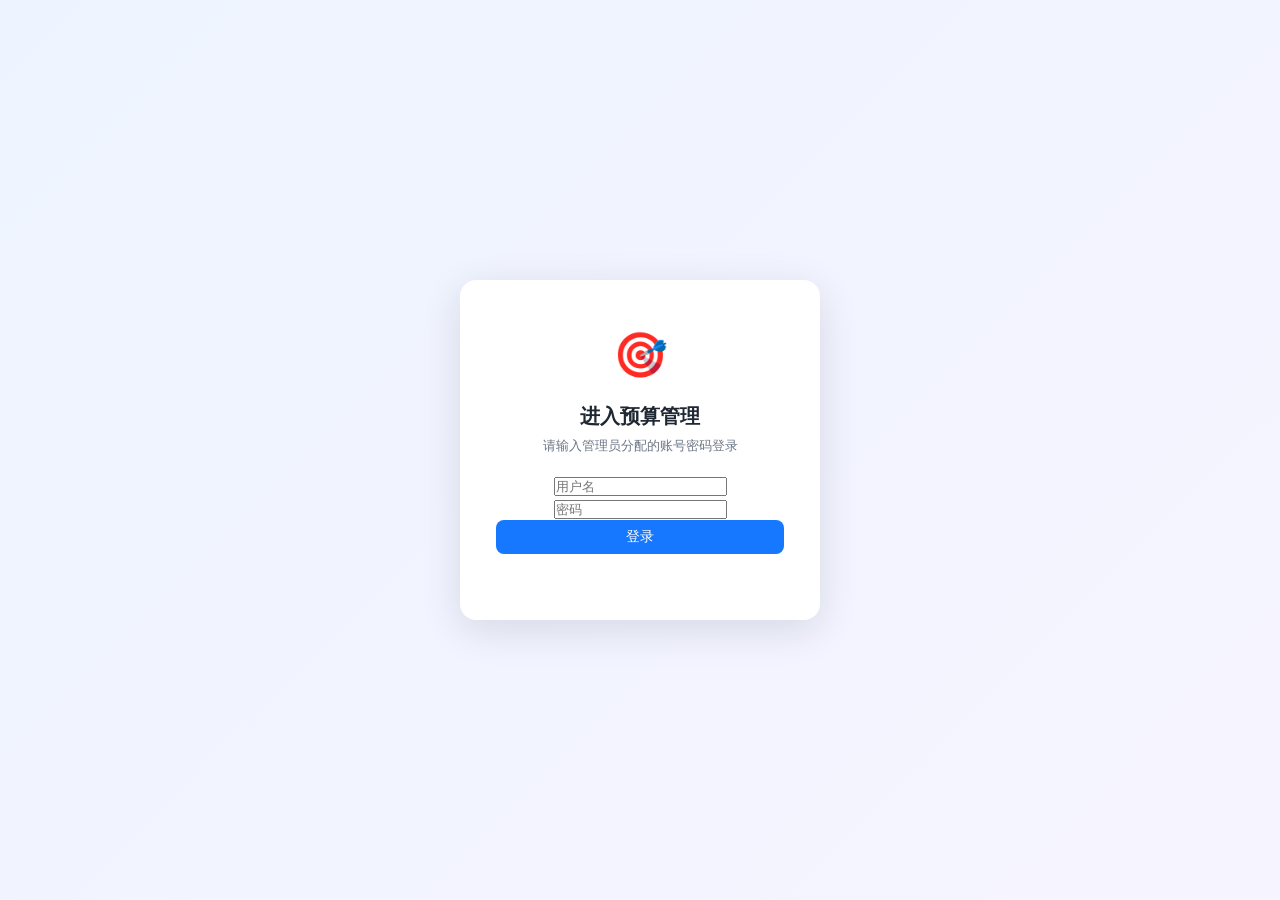
<file: douyin-budget/local.html>
<!DOCTYPE html>
<html lang="zh-CN">
<head>
<meta charset="UTF-8">
<meta name="viewport" content="width=device-width, initial-scale=1.0">
<title>抖音本地推 · 投流预算管理</title>
<link rel="stylesheet" href="style.css?v=20260828c">
</head>
<body>

<!-- ========== 登录门禁（管理员分配的账号密码） ========== -->
<div id="gate" class="gate hidden">
  <div class="gate-card">
    <div class="gate-logo">🎯</div>
    <h1 id="gate-title">进入预算管理</h1>
    <p id="gate-desc" class="gate-desc">请输入账号密码登录</p>
    <input type="text" id="gate-user" placeholder="用户名" autocomplete="off">
    <input type="password" id="gate-pwd" placeholder="密码" autocomplete="off">
    <button id="gate-btn" class="btn btn-primary btn-block">登录</button>
    <div id="gate-err" class="gate-err"></div>
  </div>
</div>

<!-- ========== 主应用 ========== -->
<div id="app" class="app hidden">

  <header class="topbar">
    <div class="brand">
      <span class="brand-icon">🎯</span>
      <div>
        <h1>抖音本地推 · 投流预算管理</h1>
        <p id="today-line" class="today-line"></p>
      </div>
    </div>
    <div class="topbar-right">
      <span id="role-badge" class="role-badge"></span>
      <button id="btn-change-pwd" class="btn btn-ghost btn-sm">修改密码</button>
      <button id="btn-lock" class="btn btn-ghost btn-sm">锁定</button>
    </div>
  </header>

  <nav class="tabs">
    <button class="tab active" data-tab="overview">📊 总览</button>
    <button class="tab" data-tab="month">📅 月度排布</button>
    <button class="tab" data-tab="plans">📋 投流计划</button>
    <button class="tab" data-tab="report">📈 报表</button>
    <button class="tab" data-tab="users" id="tab-users-btn" style="display:none">👥 用户管理</button>
    <button class="tab" data-tab="logs">📜 操作日志</button>
  </nav>

  <main class="content">

    <!-- ===== 总览 ===== -->
    <section id="tab-overview" class="tab-panel active">
      <div class="panel-head">
        <h2>本月总览 <span id="ov-month" class="sub"></span></h2>
        <div class="panel-tools">
          <select id="ov-month-sel" class="input"></select>
        </div>
      </div>
      <div class="cards">
        <div class="card card-blue"><div class="card-label">本月总预算</div><div class="card-value" id="ov-total">--</div></div>
        <div class="card card-cyan"><div class="card-label">已消耗</div><div class="card-value" id="ov-spent">--</div></div>
        <div class="card card-green"><div class="card-label">剩余余额</div><div class="card-value" id="ov-left">--</div></div>
        <div class="card card-orange"><div class="card-label">剩余天数 / 日均可用</div><div class="card-value" id="ov-daily">--</div></div>
        <div class="card card-green"><div class="card-label">综合 ROI（GMV÷消耗）</div><div class="card-value" id="ov-roi">--</div></div>
        <div class="card card-cyan"><div class="card-label">总曝光量</div><div class="card-value" id="ov-impr">--</div></div>
      </div>

      <div class="alert" id="ov-alert"></div>

      <div class="panel">
        <div class="panel-head"><h3>近 14 天 预算 vs 实际</h3></div>
        <div id="ov-chart" class="chart"></div>
      </div>

      <div class="panel">
        <div class="panel-head"><h3>本月计划明细 <span class="sub">ROI = 成交金额 ÷ 实际消耗</span></h3></div>
        <div class="table-wrap">
          <table id="ov-plan-table">
            <thead><tr><th>投流计划</th><th>分类</th><th>预算</th><th>实际</th><th>达成率</th><th>成交金额(GMV)</th><th>ROI</th><th>曝光量</th><th>剩余</th></tr></thead>
            <tbody></tbody>
          </table>
        </div>
      </div>
    </section>

    <!-- ===== 月度排布 ===== -->
    <section id="tab-month" class="tab-panel">
      <div class="panel-head">
        <h2>月度预算排布</h2>
        <div class="panel-tools">
          <button id="m-prev" class="btn btn-ghost">‹</button>
          <span id="m-label" class="month-label"></span>
          <button id="m-next" class="btn btn-ghost">›</button>
        </div>
      </div>

      <div class="month-bar">
        <div class="month-bar-item">
          <label>当月总预算（元）</label>
          <input type="number" id="m-total" class="input input-lg" min="0" step="1" placeholder="如 30000">
        </div>
        <div class="month-bar-item">
          <label>本月备注</label>
          <input type="text" id="m-note" class="input input-lg" placeholder="选填">
        </div>
        <button id="m-save-total" class="btn btn-primary">保存月度预算</button>
      </div>

      <div class="alert" id="m-alert"></div>

      <div class="account-box">
        <div class="account-title">💰 实际账户余额 <span class="sub">跨月延续 · 可随时修改</span></div>
        <div class="account-row">
          <label>当前账户余额（元）</label>
          <input type="number" id="m-account" class="input input-lg" min="0" step="1" placeholder="如 80000">
          <button id="m-save-account" class="btn btn-primary">保存余额</button>
          <button id="m-sync-account" class="btn btn-accent">同步本月消耗</button>
        </div>
        <div class="account-info">
          <span>本月总预算 <b id="acc-monthly">--</b></span>
          <span>本月已消耗 <b id="acc-spent">--</b></span>
          <span>预估月末余额 <b id="acc-forecast" title="账户余额 − 剩余待花预算（本月总预算 − 本月已消耗）">--</b></span>
          <span>上次更新 <b id="acc-updated">--</b></span>
        </div>
        <p class="hint">预估月末余额 = 当前账户余额 − 剩余待花预算（本月总预算 − 已消耗），即假设剩余预算全部花完后的账户结余。账户余额独立于月度总预算，跨月自动延续；充值或计划外变动时直接修改保存即可；月末点「同步本月消耗」可自动扣减本月实际花费，余额结转到下月。</p>
      </div>

      <div class="rebalance-box">
        <div class="rebalance-title">⚡ 按余额重排剩余日期</div>
        <div class="rebalance-row">
          <label>剩余可排预算（元）</label>
          <input type="number" id="m-balance" class="input" min="0" step="1" placeholder="总预算 − 实际 − 锁定" readonly>
          <label class="chk"><input type="checkbox" id="m-weekday" checked> 周策略（周五/六/日上浮）</label>
          <label class="chk"><input type="checkbox" id="m-include-today" checked> 含今天</label>
          <button id="m-rebalance" class="btn btn-accent">一键重排</button>
        </div>
        <p class="hint">剩余可排预算 = 当月总预算 − 实际已发生（自动计算，不回写总预算，与账户实际余额无关）。默认采用周策略：周五/周六/周日预算上浮、周一至周四略低，每日凑整至 100 元；计划明细按前一日（优先实际消耗、其次预算）的比例预设，每个计划凑整至 100 元；往后月份同样适用。可随后在日历中逐日微调。</p>
      </div>

      <div class="panel">
        <div class="panel-head"><h3>每日预算日历 <span class="sub">点击某天：填报/调整该日各计划预算、实际消耗、GMV、曝光量（每日数据均在此录入）；格内显示苏州天气与节点角标</span></h3>
          <div class="panel-tools"><button id="m-nodes-btn" class="btn btn-ghost btn-sm">📌 节点管理</button></div>
        </div>
        <div id="m-calendar" class="calendar"></div>
        <p class="hint">天气来自 Open-Meteo 实时接口（苏州），自动缓存；节点含国假日/传统节日（点「节点管理」同步内置）与乐园自定义营销节点。日历格顶部小字显示天气图标+温度，底部圆点表示该日节点（红=国假日 / 橙=传统节日 / 蓝=营销节点）。</p>
      </div>
    </section>

    <!-- ===== 投流计划 ===== -->
    <section id="tab-plans" class="tab-panel">
      <div class="panel-head">
        <h2>投流计划管理</h2>
      </div>
      <div class="plan-add">
        <input type="text" id="p-name" class="input" placeholder="计划名称，如：水世界7月团购">
        <select id="p-cat" class="input"></select>
        <input type="text" id="p-remark" class="input" placeholder="备注（选填），如：主投同城团购">
        <button id="p-add" class="btn btn-primary">+ 新增计划</button>
      </div>
      <div class="alert" id="p-alert"></div>
      <div class="plan-toolbar">
        <button id="p-save-all" class="btn btn-primary" disabled>一键保存（0）</button>
        <span class="hint">改多个计划后，点此一次性保存；<span class="dirty-dot">■</span> 黄色高亮的行表示有未保存改动。</span>
      </div>
      <div class="table-wrap">
        <table id="p-table">
          <thead><tr><th>计划名称</th><th>分类</th><th>备注</th><th>状态</th><th>创建时间</th><th>操作</th></tr></thead>
          <tbody></tbody>
        </table>
      </div>
    </section>

    <!-- ===== 报表 ===== -->
    <section id="tab-report" class="tab-panel">
      <div class="panel-head">
        <h2>报表复盘</h2>
        <div class="panel-tools">
          <input type="date" id="r-from" class="input">
          <span class="sep">至</span>
          <input type="date" id="r-to" class="input">
          <button id="r-run" class="btn btn-primary">生成报表</button>
          <button id="r-export" class="btn btn-accent">导出 Excel</button>
        </div>
      </div>
      <div class="alert" id="r-alert"></div>

      <div class="cards">
        <div class="card card-blue"><div class="card-label">期间预算</div><div class="card-value" id="r-budget">--</div></div>
        <div class="card card-cyan"><div class="card-label">期间实际</div><div class="card-value" id="r-actual">--</div></div>
        <div class="card card-green"><div class="card-label">成交金额 GMV</div><div class="card-value" id="r-gmv">--</div></div>
        <div class="card card-orange"><div class="card-label">综合 ROI</div><div class="card-value" id="r-roi">--</div></div>
        <div class="card card-blue"><div class="card-label">总曝光量</div><div class="card-value" id="r-impr">--</div></div>
        <div class="card card-green"><div class="card-label">达成率 / 日均消耗</div><div class="card-value" id="r-rate">--</div></div>
      </div>

      <div class="panel">
        <div class="panel-head"><h3>投流计划排序 <span class="sub">拖拽调整顺序，报表默认按此排列</span></h3></div>
        <ul id="r-order-list" class="order-list"></ul>
        <p class="hint">拖动每行左侧手柄（⠿）调整顺序，松手自动保存；仅影响报表/总览中计划的展示排列，不改变任何数据。</p>
      </div>

      <div class="panel">
        <div class="panel-head"><h3>每日汇总 <span class="sub">ROI = 成交金额 ÷ 实际消耗</span></h3></div>
        <div id="r-chart" class="chart"></div>
        <div class="table-wrap">
          <table id="r-day-table">
            <thead><tr><th>日期</th><th>星期</th><th>节点</th><th>天气</th><th>预算</th><th>实际</th><th>GMV</th><th>ROI</th><th>曝光量</th><th>差额</th><th>达成率</th><th>备注</th></tr></thead>
            <tbody></tbody>
          </table>
        </div>
      </div>

      <div class="panel">
        <div class="panel-head"><h3>维度分析 <span class="sub">按星期 / 节点 / 天气 分组统计投流效果（ROI = 成交金额 ÷ 实际消耗）</span></h3></div>
        <div id="r-dim-block"></div>
      </div>

      <div class="panel">
        <div class="panel-head"><h3>按分类汇总 <span class="sub">ROI = 成交金额 ÷ 实际消耗</span></h3></div>
        <div class="table-wrap">
          <table id="r-cat-table">
            <thead><tr><th>分类</th><th>预算</th><th>实际</th><th>达成率</th><th>GMV</th><th>ROI</th><th>曝光量</th></tr></thead>
            <tbody></tbody>
          </table>
        </div>
      </div>

      <div class="panel">
        <div class="panel-head"><h3>按计划汇总 <span class="sub">ROI = 成交金额 ÷ 实际消耗</span></h3></div>
        <div class="table-wrap">
          <table id="r-plan-table">
            <thead><tr><th>投流计划</th><th>分类</th><th>预算</th><th>实际</th><th>达成率</th><th>GMV</th><th>ROI</th><th>曝光量</th><th>日均消耗</th></tr></thead>
            <tbody></tbody>
          </table>
        </div>
      </div>
    </section>

    <!-- ===== 用户管理（仅管理员） ===== -->
    <section id="tab-users" class="tab-panel">
      <div class="panel-head">
        <h2>用户管理 <span class="sub">管理员专属 · 所有访问者均需账号登录，权限按需授予</span></h2>
      </div>
      <div class="alert" id="u-alert"></div>
      <div class="user-add">
        <input type="text" id="u-name" class="input" placeholder="用户名（登录账号，如 zhangsan）" autocomplete="off">
        <input type="password" id="u-pwd" class="input" placeholder="初始密码（至少4位）" autocomplete="off">
        <div class="perm-check">
          <span class="perm-label">权限：</span>
          <label class="chk"><input type="checkbox" id="u-perm-view" checked> 查看</label>
          <label class="chk"><input type="checkbox" id="u-perm-export"> 报表导出</label>
          <label class="chk"><input type="checkbox" id="u-perm-edit"> 修改数据</label>
        </div>
        <button id="u-add" class="btn btn-primary">+ 创建用户</button>
      </div>
      <p class="hint">权限说明：<b>查看</b>＝可进入系统查看全部数据；<b>报表导出</b>＝可导出 Excel 报表；<b>修改数据</b>＝可编辑预算/填报/计划等。管理员账号 <b>admin</b> 拥有全部权限，可修改自己的密码、管理所有用户。</p>
      <div class="table-wrap">
        <table id="u-table">
          <thead><tr><th>用户名</th><th>类型</th><th>权限</th><th>创建时间</th><th>操作</th></tr></thead>
          <tbody id="u-tbody"></tbody>
        </table>
      </div>
    </section>

    <!-- ===== 操作日志 ===== -->
    <section id="tab-logs" class="tab-panel">
      <div class="panel-head">
        <h2>操作日志</h2>
        <div class="panel-tools">
          <button id="l-reload" class="btn btn-ghost">刷新</button>
        </div>
      </div>
      <div class="table-wrap">
        <table id="l-table">
          <thead><tr><th>时间</th><th>操作</th><th>详情</th><th>操作人</th></tr></thead>
          <tbody></tbody>
        </table>
      </div>
    </section>

  </main>

  <footer class="footer">数据存储于腾讯云 CloudBase · 本页面仅供内部管理使用</footer>
</div>

<!-- 修改密码弹窗（仅管理员） -->
<div id="modal" class="modal hidden">
  <div class="modal-card">
    <h3 id="modal-title">修改访问密码</h3>
    <input type="password" id="modal-old" class="input" placeholder="原密码">
    <input type="password" id="modal-new" class="input" placeholder="新密码（至少4位）">
    <input type="password" id="modal-new2" class="input" placeholder="确认新密码">
    <div class="modal-actions">
      <button id="modal-cancel" class="btn btn-ghost">取消</button>
      <button id="modal-ok" class="btn btn-primary">确定</button>
    </div>
    <div id="modal-err" class="gate-err"></div>
  </div>
</div>

<!-- 用户编辑弹窗（编辑权限 / 重置密码，仅管理员） -->
<div id="umodal" class="modal hidden">
  <div class="modal-card">
    <h3 id="umodal-title">编辑用户权限</h3>
    <p id="umodal-user" class="sub"></p>
    <div class="perm-box">
      <label class="chk"><input type="checkbox" id="um-view"> 查看数据</label>
      <label class="chk"><input type="checkbox" id="um-export"> 报表导出</label>
      <label class="chk"><input type="checkbox" id="um-edit"> 修改数据</label>
    </div>
    <input type="password" id="um-pwd" class="input" placeholder="重置密码（留空则不修改）" autocomplete="off">
    <div class="modal-actions">
      <button id="umodal-cancel" class="btn btn-ghost">取消</button>
      <button id="umodal-ok" class="btn btn-primary">保存</button>
    </div>
    <div id="umodal-err" class="gate-err"></div>
  </div>
</div>

<!-- 节点管理弹窗 -->
<div id="node-modal" class="modal hidden">
  <div class="modal-card modal-lg">
    <h3>📌 节点管理 <span class="sub">国假日/传统节日已内置，可手动增删改；乐园营销节点请自行添加</span></h3>
    <div class="node-toolbar">
      <button id="n-seed" class="btn btn-ghost btn-sm">↻ 同步内置节点（国假日/传统节日）</button>
      <button id="n-close" class="btn btn-ghost btn-sm">关闭</button>
      <span class="hint" style="margin:0">同步为幂等操作：仅补充缺失的内置节点，不会重复或覆盖手动修改。</span>
    </div>
    <div class="node-form">
      <label>日期<input type="date" id="n-date" class="input"></label>
      <label>名称<input type="text" id="n-name" class="input" placeholder="如：暑期夜场"></label>
      <label>类型<select id="n-type" class="input"></select></label>
      <label>颜色<input type="color" id="n-color" class="input input-color" value="#1677ff"></label>
      <label>备注<input type="text" id="n-note" class="input" placeholder="选填，如：夜场联动"></label>
      <button id="n-add" class="btn btn-primary btn-sm">+ 添加</button>
      <button id="n-update" class="btn btn-primary btn-sm" style="display:none">保存修改</button>
      <button id="n-cancel" class="btn btn-ghost btn-sm" style="display:none">取消编辑</button>
    </div>
    <div class="table-wrap">
      <table id="node-table">
        <thead><tr><th>日期</th><th>名称</th><th>类型</th><th>备注</th><th>操作</th></tr></thead>
        <tbody id="node-tbody"></tbody>
      </table>
    </div>
  </div>
</div>

<div id="toast" class="toast hidden"></div>

<script src="lib/cloudbase.full.js"></script>
<script src="lib/xlsx.full.min.js"></script>
<script>window.__LOCAL_DB = true;</script>
<script src="local-db.js"></script>
<script src="app.js?v=20260828c"></script>
</body>
</html>
</file>
<file: douyin-budget/style.css>
/* ============ 基础 ============ */
* { box-sizing: border-box; margin: 0; padding: 0; }
:root {
  --primary: #1677ff;
  --primary-dark: #0e5fd8;
  --accent: #fa541c;
  --bg: #f4f6fa;
  --card: #ffffff;
  --border: #e4e8f0;
  --text: #1f2733;
  --text-sub: #6b7686;
  --green: #16a34a;
  --red: #dc2626;
  --orange: #d97706;
  --blue: #2563eb;
  --cyan: #0891b2;
  --radius: 12px;
  --shadow: 0 1px 3px rgba(16, 24, 40, .06), 0 1px 2px rgba(16, 24, 40, .04);
}
html, body { height: 100%; }
body {
  font-family: -apple-system, BlinkMacSystemFont, "PingFang SC", "Microsoft YaHei", "Helvetica Neue", Arial, sans-serif;
  background: var(--bg);
  color: var(--text);
  font-size: 14px;
  line-height: 1.6;
}
.hidden { display: none !important; }
.sub { color: var(--text-sub); font-weight: 400; font-size: 13px; }
.hint { color: var(--text-sub); font-size: 12px; margin-top: 6px; }

/* ============ 通用控件 ============ */
.btn {
  border: none; border-radius: 8px; padding: 8px 16px; font-size: 14px;
  cursor: pointer; transition: all .15s; font-family: inherit;
  display: inline-flex; align-items: center; gap: 6px; justify-content: center;
}
.btn:active { transform: scale(.97); }
.btn-primary { background: var(--primary); color: #fff; }
.btn-primary:hover { background: var(--primary-dark); }
.btn-accent { background: var(--accent); color: #fff; }
.btn-accent:hover { background: #d94713; }
.btn-ghost { background: #fff; color: var(--text); border: 1px solid var(--border); }
.btn-ghost:hover { border-color: var(--primary); color: var(--primary); }
.btn-sm { padding: 5px 10px; font-size: 13px; }
.btn-block { width: 100%; }
.btn:disabled { opacity: .5; cursor: not-allowed; }

.input {
  border: 1px solid var(--border); border-radius: 8px; padding: 8px 12px;
  font-size: 14px; font-family: inherit; background: #fff; color: var(--text);
  outline: none; transition: border .15s;
}
.input:focus { border-color: var(--primary); }
.input-lg { padding: 9px 14px; font-size: 15px; }
select.input { cursor: pointer; }

.alert {
  border-radius: 8px; padding: 10px 14px; margin: 10px 0; font-size: 13px; display: none;
}
.alert.show { display: block; }
.alert-info { background: #e8f3ff; color: #0b5cad; }
.alert-warn { background: #fff7e6; color: #b25e09; }
.alert-err { background: #feeceb; color: #b42318; }
.alert-ok { background: #e8f8ee; color: #0f7a3d; }

.sep { color: var(--text-sub); margin: 0 4px; }

/* ============ 密码门禁 ============ */
.gate {
  position: fixed; inset: 0; display: flex; align-items: center; justify-content: center;
  background: linear-gradient(135deg, #eef4ff 0%, #f6f4ff 100%);
  z-index: 100;
}
.gate-card {
  background: #fff; border-radius: 16px; padding: 40px 36px; width: 360px;
  box-shadow: 0 10px 40px rgba(16, 24, 40, .12); text-align: center;
}
.gate-logo { font-size: 44px; margin-bottom: 10px; }
.gate-card h1 { font-size: 20px; margin-bottom: 4px; }
.gate-desc { color: var(--text-sub); font-size: 13px; margin-bottom: 18px; }
.gate-card .input { width: 100%; margin-bottom: 12px; text-align: center; }
.gate-err { color: var(--red); font-size: 12px; min-height: 18px; margin-top: 8px; }

/* ============ 主布局 ============ */
.app { max-width: 1180px; margin: 0 auto; padding: 0 20px 40px; }
.topbar {
  display: flex; align-items: center; justify-content: space-between;
  padding: 22px 0 14px; flex-wrap: wrap; gap: 10px;
}
.brand { display: flex; align-items: center; gap: 12px; }
.brand-icon { font-size: 34px; }
.brand h1 { font-size: 20px; }
.today-line { color: var(--text-sub); font-size: 12px; }
.topbar-right { display: flex; gap: 8px; align-items: center; }
/* 角色徽章 */
.role-badge { font-size: 13px; font-weight: 600; padding: 4px 12px; border-radius: 999px; white-space: nowrap; }
.role-badge.admin { background: #eef2ff; color: #4338ca; border: 1px solid #c7d2fe; }
.role-badge.user { background: #ecfdf5; color: #047857; border: 1px solid #a7f3d0; }

/* ---------- 只读模式（当前账号无「修改数据」权限）：隐藏所有写控件 ---------- */
body.readonly #btn-change-pwd,
body.readonly .month-bar,
body.readonly .account-row,
body.readonly #m-weekday,
body.readonly #m-include-today,
body.readonly #m-rebalance,
body.readonly .plan-add,
body.readonly .plan-toolbar,
body.readonly .de-add-row { display: none !important; }
body.readonly .order-item { cursor: default; }
body.readonly .day-edit .e-budget,
body.readonly .day-edit .e-actual,
body.readonly .day-edit .e-gmv,
body.readonly .day-edit .e-impr,
body.readonly .day-edit .e-remark { background: #f6f8fa; color: var(--text-sub); }

.tabs {
  display: flex; gap: 6px; background: #fff; border: 1px solid var(--border);
  border-radius: var(--radius); padding: 6px; margin-bottom: 18px; flex-wrap: wrap;
  box-shadow: var(--shadow);
}
.tab {
  border: none; background: transparent; padding: 8px 16px; border-radius: 8px;
  font-size: 14px; cursor: pointer; color: var(--text-sub); font-family: inherit;
  transition: all .15s;
}
.tab:hover { background: #f0f4fa; color: var(--text); }
.tab.active { background: var(--primary); color: #fff; font-weight: 500; }

.content { display: flex; flex-direction: column; gap: 16px; }
.tab-panel { display: none; flex-direction: column; gap: 16px; }
.tab-panel.active { display: flex; }

.panel-head {
  display: flex; align-items: center; justify-content: space-between; gap: 10px; flex-wrap: wrap;
}
.panel-head h2 { font-size: 17px; }
.panel-head h3 { font-size: 15px; }
.panel-tools { display: flex; align-items: center; gap: 8px; flex-wrap: wrap; }

/* ============ 卡片 ============ */
.cards { display: grid; grid-template-columns: repeat(auto-fit, minmax(200px, 1fr)); gap: 12px; }
.card {
  background: var(--card); border: 1px solid var(--border); border-radius: var(--radius);
  padding: 16px 18px; box-shadow: var(--shadow); position: relative; overflow: hidden;
}
.card::before { content: ""; position: absolute; left: 0; top: 0; bottom: 0; width: 4px; }
.card-blue::before { background: var(--blue); }
.card-cyan::before { background: var(--cyan); }
.card-green::before { background: var(--green); }
.card-orange::before { background: var(--orange); }
.card-label { color: var(--text-sub); font-size: 12px; }
.card-value { font-size: 24px; font-weight: 600; margin-top: 4px; font-variant-numeric: tabular-nums; }
.card-value.warn { color: var(--red); }
.card-value.good { color: var(--green); }

/* ============ 面板/表格 ============ */
.panel {
  background: var(--card); border: 1px solid var(--border); border-radius: var(--radius);
  padding: 16px; box-shadow: var(--shadow);
}
.table-wrap { overflow-x: auto; margin-top: 10px; }
table { width: 100%; border-collapse: collapse; font-size: 13px; }
th, td { padding: 9px 10px; text-align: left; border-bottom: 1px solid var(--border); white-space: nowrap; }
th { color: var(--text-sub); font-weight: 500; background: #fafbfd; font-size: 12px; }
tbody tr:hover { background: #f8fafc; }
td.num, th.num { text-align: right; font-variant-numeric: tabular-nums; }
td.up { color: var(--red); }
td.down { color: var(--green); }
td.over { color: var(--red); font-weight: 500; }

/* ============ 图表（CSS 柱状图） ============ */
.chart { display: flex; align-items: flex-end; gap: 6px; height: 180px; padding: 10px 4px 0; }
.chart-col { flex: 1; display: flex; flex-direction: column; align-items: center; justify-content: flex-end; height: 100%; min-width: 14px; }
.chart-bars { display: flex; align-items: flex-end; gap: 3px; height: 100%; width: 100%; justify-content: center; }
.chart-bar { width: 10px; border-radius: 3px 3px 0 0; min-height: 2px; }
.chart-bar.budget { background: #9db8f0; }
.chart-bar.actual { background: var(--primary); }
.chart-label { font-size: 10px; color: var(--text-sub); margin-top: 6px; writing-mode: vertical-lr; text-orientation: mixed; }
.chart-legend { display: flex; gap: 16px; justify-content: center; margin-top: 8px; font-size: 12px; color: var(--text-sub); }
.chart-legend i { display: inline-block; width: 10px; height: 10px; border-radius: 2px; margin-right: 4px; }
.chart-empty { color: var(--text-sub); text-align: center; width: 100%; align-self: center; font-size: 13px; }

/* ============ 月度排布 ============ */
.month-bar {
  background: var(--card); border: 1px solid var(--border); border-radius: var(--radius);
  padding: 14px 16px; display: flex; gap: 12px; align-items: flex-end; flex-wrap: wrap; box-shadow: var(--shadow);
}
.month-bar-item { display: flex; flex-direction: column; gap: 4px; flex: 1; min-width: 150px; }
.month-bar-item label { font-size: 12px; color: var(--text-sub); }
.month-label { font-size: 17px; font-weight: 600; min-width: 90px; text-align: center; }

.account-box {
  background: linear-gradient(120deg, #f0f7ff, #fff); border: 1px solid #c8dcf5;
  border-radius: var(--radius); padding: 14px 16px; box-shadow: var(--shadow); margin-bottom: 14px;
}
.account-title { font-weight: 600; color: #1565c0; margin-bottom: 10px; }
.account-row { display: flex; gap: 10px; align-items: center; flex-wrap: wrap; margin-bottom: 10px; }
.account-row label { font-size: 13px; color: var(--text-sub); }
.account-info { display: flex; gap: 20px; flex-wrap: wrap; font-size: 13px; color: var(--text-sub); margin-bottom: 6px; }
.account-info b { color: var(--text-main); font-size: 14px; }
.account-info b.warn { color: var(--danger); }
.account-info b.good { color: var(--success); }

.rebalance-box {
  background: linear-gradient(120deg, #fff7f0, #fff); border: 1px solid #f5d9c8;
  border-radius: var(--radius); padding: 14px 16px; box-shadow: var(--shadow);
}
.rebalance-title { font-weight: 600; color: var(--accent); margin-bottom: 10px; }
.rebalance-row { display: flex; gap: 10px; align-items: center; flex-wrap: wrap; }
.rebalance-row label { font-size: 13px; color: var(--text-sub); }
.chk { display: flex; align-items: center; gap: 4px; cursor: pointer; }

.calendar { display: grid; grid-template-columns: repeat(7, 1fr); gap: 6px; margin-top: 12px; }
.cal-head { text-align: center; font-size: 12px; color: var(--text-sub); padding: 4px 0; font-weight: 500; }
.cal-day {
  background: #fafbfd; border: 1px solid var(--border); border-radius: 8px;
  padding: 8px 6px; cursor: pointer; min-height: 64px; transition: all .15s; position: relative;
}
.cal-day:hover { border-color: var(--primary); }
.cal-day.today { border-color: var(--primary); background: #eef4ff; }
.cal-day.past { opacity: .62; }
.cal-day.weekend { background: #fbf7ee; }
.cal-day .d { font-size: 13px; font-weight: 600; }
.cal-day .d small { color: var(--text-sub); font-weight: 400; margin-left: 3px; }
.cal-day .amt { font-size: 12px; margin-top: 4px; font-variant-numeric: tabular-nums; }
.cal-day .amt.b { color: var(--blue); }
.cal-day .amt.a { color: var(--text-sub); }
.cal-day .amt.r { color: #0f7a3d; font-weight: 600; }
.cal-day .dot { position: absolute; top: 6px; right: 6px; width: 7px; height: 7px; border-radius: 50%; }
.cal-day .dot.filled { background: var(--green); }
.cal-day .dot.unfilled { background: var(--orange); }
.cal-day .remark-flag { position: absolute; bottom: 4px; right: 6px; font-size: 12px; }

/* 日编辑行内 */
.day-edit { background: var(--card); border: 1px solid var(--border); border-radius: var(--radius); padding: 14px 16px; box-shadow: var(--shadow); }
.day-edit h4 { font-size: 15px; margin-bottom: 10px; }
.de-grid { display: flex; flex-direction: column; gap: 6px; }
.de-grid-head, .day-edit .row {
  display: grid; grid-template-columns: 1.3fr 0.9fr 0.9fr 0.9fr 0.9fr 1.8fr; gap: 8px; align-items: center;
}
.de-grid-head { font-size: 12px; color: var(--text-sub); padding: 0 2px; }
/* 日预算合计行：实时反映未保存的改动，方便对照 */
.de-sum { margin-top: 10px; padding: 8px 10px; border-radius: var(--radius); background: var(--bg, #f2f5fa); font-size: 13px; display: flex; align-items: center; gap: 4px; flex-wrap: wrap; }
.de-sum b { font-size: 15px; color: var(--primary, #2563eb); }
.de-sum #de-sum-diff { font-weight: 600; }
.de-sum #de-sum-diff.over { color: var(--red, #e11d48); }
/* 隐藏数字输入框的上下调控键（实际/GMV/曝光量列） */
input.no-spin::-webkit-outer-spin-button,
input.no-spin::-webkit-inner-spin-button { -webkit-appearance: none; margin: 0; }
input.no-spin { -moz-appearance: textfield; appearance: textfield; }
.de-add-row { display: flex; gap: 8px; align-items: center; margin-top: 10px; }
.de-add-row .input { flex: 1; }
.day-edit .row .pname { font-size: 13px; overflow: hidden; text-overflow: ellipsis; white-space: nowrap; }
.day-edit .row .input { width: 100%; padding: 6px 10px; text-align: right; }
.day-edit .row .e-remark { text-align: left; font-size: 13px; }
td.remark-cell { font-size: 12px; color: var(--text-sub); max-width: 200px; overflow: hidden; text-overflow: ellipsis; white-space: nowrap; }
td.remark-cell:hover { white-space: normal; word-break: break-all; }
.day-edit .actions { display: flex; gap: 8px; margin-top: 10px; justify-content: flex-end; }
td.roi { color: #0f7a3d; font-weight: 600; }

/* ============ 计划管理 ============ */
.plan-add { display: flex; gap: 8px; flex-wrap: wrap; }
.plan-add .input:first-child { flex: 2; min-width: 200px; }
.plan-add .input { flex: 1; min-width: 160px; }
.plan-toolbar { display: flex; align-items: center; gap: 12px; margin: 10px 0 4px; flex-wrap: wrap; }
.plan-toolbar .hint { margin-top: 0; }
.dirty-dot { color: #d9a400; font-size: 11px; }
#p-table tbody tr.dirty { background: #fffbe6; }
#p-table tbody tr.dirty td:first-child { box-shadow: inset 3px 0 0 #d9a400; }
.badge { display: inline-block; padding: 2px 8px; border-radius: 20px; font-size: 12px; }
.badge-on { background: #e8f8ee; color: #0f7a3d; }
.badge-off { background: #f1f3f7; color: #6b7686; }
/* 分类徽标配色 */
.cat-badge { white-space: nowrap; }
.cat-blue { background: #e6f0ff; color: #1677ff; }
.cat-purple { background: #f3e8ff; color: #722ed1; }
.cat-red { background: #fff1f0; color: #cf1322; }
.cat-green { background: #e8f8ee; color: #18a058; }
.cat-gray { background: #f0f1f3; color: #6b7686; }
.plan-add select.input { min-width: 130px; }

/* ============ 报表：拖拽排序 ============ */
.order-list { list-style: none; padding: 0; margin: 0; }
.order-item { display: flex; align-items: center; gap: 10px; padding: 8px 12px; border: 1px solid #e5e8ee; border-radius: 8px; margin-bottom: 6px; background: #fff; cursor: grab; transition: border-color .15s, box-shadow .15s; }
.order-item:hover { border-color: #bcd4ff; }
.order-item.dragging { opacity: .5; border-color: var(--primary); box-shadow: 0 2px 8px rgba(22,119,255,.18); }
.drag-handle { cursor: grab; color: #aab2c0; font-size: 16px; line-height: 1; user-select: none; }
.order-idx { width: 22px; text-align: center; color: #aab2c0; font-size: 12px; }
.order-name { flex: 1; font-weight: 500; }
.order-state { margin-left: auto; }
.order-item .cat-badge { margin-left: 4px; }
.op-btn { border: none; background: none; cursor: pointer; font-size: 13px; padding: 2px 6px; border-radius: 4px; color: var(--primary); }
.op-btn:hover { background: #eef4ff; }
.op-btn.danger { color: var(--red); }
.op-btn.danger:hover { background: #feeceb; }

/* ============ 填报 ============ */
.fill-foot {
  display: flex; align-items: center; justify-content: space-between; margin-top: 12px; flex-wrap: wrap; gap: 10px;
}
.fill-sum { font-size: 14px; }
.fill-sum b { font-size: 16px; }

/* ============ 用户管理 ============ */
.user-add {
  display: flex; gap: 8px; align-items: center; flex-wrap: wrap;
  background: var(--card); border: 1px solid var(--border); border-radius: var(--radius);
  padding: 12px 14px; box-shadow: var(--shadow);
}
.user-add .input:first-child { min-width: 170px; }
.user-add .input { min-width: 150px; }
.perm-check { display: flex; align-items: center; gap: 12px; flex-wrap: wrap; }
.perm-label { font-size: 12px; color: var(--text-sub); }
.perm-box {
  display: flex; flex-direction: column; gap: 8px; margin-bottom: 12px;
  padding: 10px 12px; background: #f8fafc; border-radius: 8px;
}
.perm-box .chk { font-size: 13px; gap: 6px; }
.perm-badge { display: inline-block; padding: 2px 8px; border-radius: 20px; font-size: 12px; margin-right: 4px; white-space: nowrap; }
.perm-view { background: #e8f3ff; color: #0b5cad; }
.perm-export { background: #f0f7e8; color: #4d7c0f; }
.perm-edit { background: #fff1f0; color: #cf1322; }
.perm-all { background: #eef2ff; color: #4338ca; }
.perm-none { background: #f1f3f7; color: #6b7686; }

/* ============ 弹窗 ============ */
.modal {
  position: fixed; inset: 0; background: rgba(15, 23, 42, .45); display: flex;
  align-items: center; justify-content: center; z-index: 200; padding: 20px;
}
.modal-card {
  background: #fff; border-radius: 14px; padding: 26px; width: 360px; max-width: 100%;
  max-height: calc(100vh - 40px); overflow-y: auto;
  box-shadow: 0 20px 60px rgba(0, 0, 0, .2);
}
.modal-card h3 { margin-bottom: 14px; font-size: 16px; }
.modal-card .input { width: 100%; margin-bottom: 10px; }
.modal-actions { display: flex; gap: 10px; justify-content: flex-end; margin-top: 6px; }

/* ============ Toast ============ */
.toast {
  position: fixed; bottom: 30px; left: 50%; transform: translateX(-50%);
  background: #1f2733; color: #fff; padding: 10px 22px; border-radius: 10px;
  font-size: 13px; z-index: 300; box-shadow: 0 8px 30px rgba(0,0,0,.25);
  animation: toastIn .25s ease;
}
.toast.ok { background: #0f7a3d; }
.toast.err { background: #b42318; }
@keyframes toastIn { from { opacity: 0; transform: translate(-50%, 12px); } to { opacity: 1; transform: translate(-50%, 0); } }

.footer { text-align: center; color: var(--text-sub); font-size: 12px; padding: 26px 0 10px; }

/* ============ 响应式 ============ */
@media (max-width: 720px) {
  .app { padding: 0 12px 30px; }
  .cards { grid-template-columns: repeat(2, 1fr); }
  .calendar { grid-template-columns: repeat(4, 1fr); }
  .cal-head { display: none; }
  .tabs { gap: 4px; }
  .tab { padding: 7px 10px; font-size: 13px; }
}

/* ============ 天气 / 节点（日历） ============ */
.cal-day .wth { font-size: 12px; margin-top: 3px; display: flex; align-items: center; gap: 2px; color: #2b6cb0; }
.cal-day .wth span { font-variant-numeric: tabular-nums; }
.cal-day.has-node { box-shadow: inset 0 0 0 1.5px rgba(229,77,66,.32); }
.cal-day .node-list { margin-top: 4px; display: flex; flex-direction: column; gap: 2px; }
.cal-day .npill {
  font-size: 10px; line-height: 1.45; padding: 1px 6px 1px 7px; border-radius: 4px;
  background: #f4f6f8; border-left: 3px solid var(--c); color: #2b3440;
  white-space: nowrap; overflow: hidden; text-overflow: ellipsis; max-width: 100%;
}
.cal-day .npill.more { border-left-color: #c2c8d0; color: #6b7686; background: #eef0f3; font-weight: 600; cursor: default; }

/* ============ 节点管理弹窗 ============ */
.modal-lg { max-width: 760px; width: 760px; }
.node-toolbar { display: flex; align-items: center; gap: 12px; margin-bottom: 12px; flex-wrap: wrap; }
.node-form { display: flex; flex-wrap: wrap; gap: 10px; align-items: flex-end; background: #f6f8fb; padding: 12px; border-radius: 10px; margin-bottom: 14px; }
.node-form label { display: flex; flex-direction: column; gap: 4px; font-size: 12px; color: var(--text-sub); }
.node-form .input { width: auto; margin-bottom: 0; }
.node-form #n-name, .node-form #n-note, .node-form #n-date { width: 150px; }
.input-color { width: 42px; height: 34px; padding: 2px; cursor: pointer; }
#node-tbody .badge { color: #fff; }
/* 节点列表长时可独立滚动，表头吸顶；表单/工具条保持不动 */
#node-modal .table-wrap { max-height: 52vh; overflow-y: auto; }
#node-modal .table-wrap thead th { position: sticky; top: 0; z-index: 2; background: #fff; box-shadow: 0 1px 0 var(--border); }

/* ============ 报表：维度分析 ============ */
#r-dim-block h4 { margin: 16px 0 6px; font-size: 14px; color: var(--text); }
#r-dim-block h4:first-child { margin-top: 4px; }
.node-cell { max-width: 170px; overflow: hidden; text-overflow: ellipsis; white-space: nowrap; }
.wth-cell { white-space: nowrap; }
</file>
